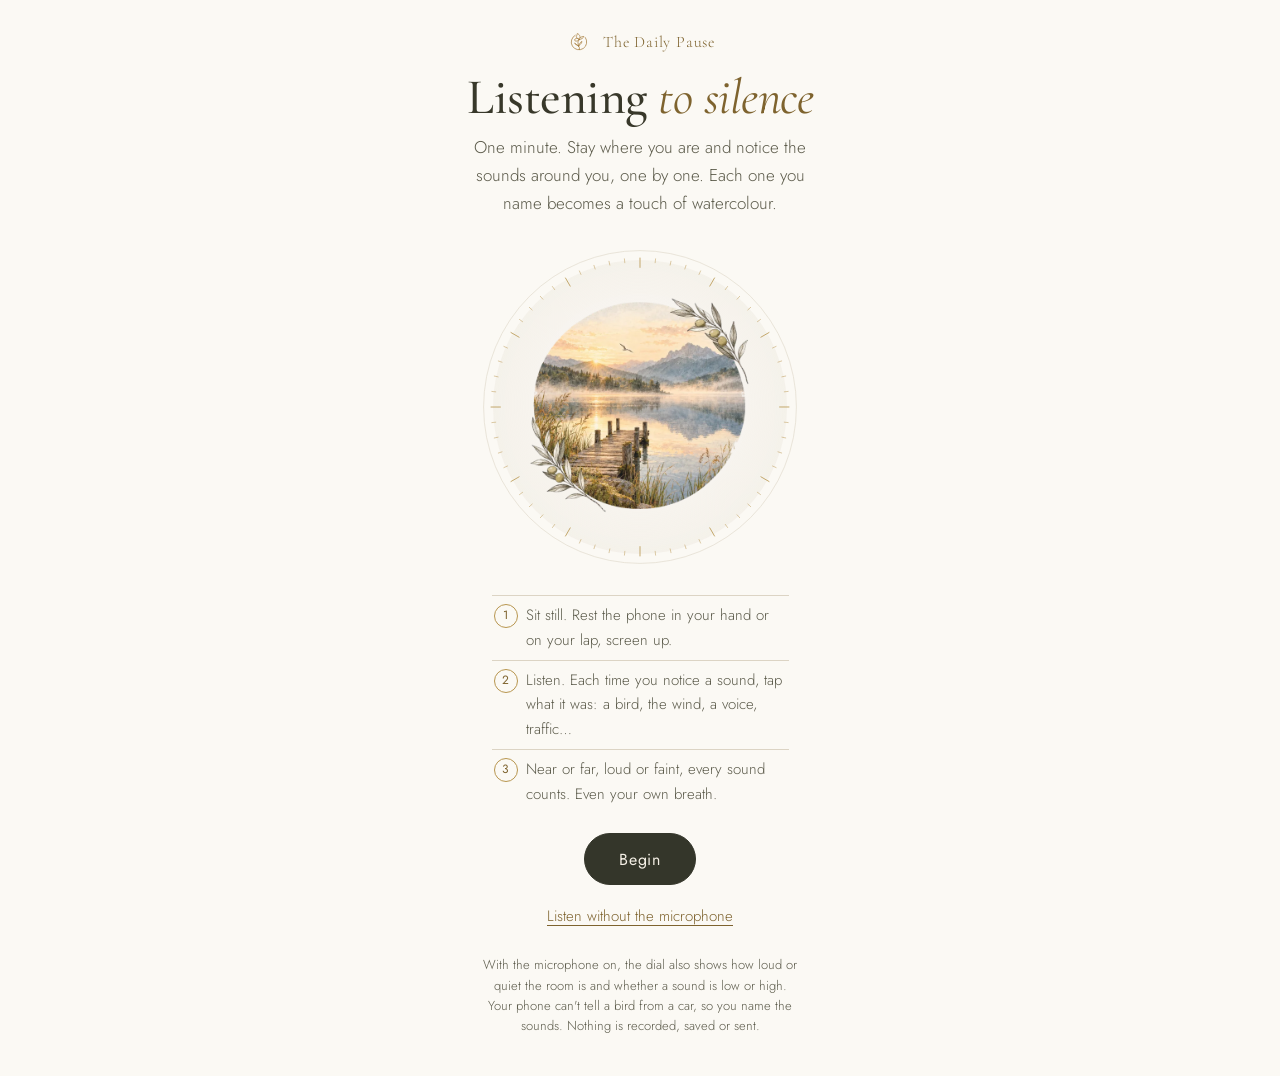
<file: cisza/index.html>
<!doctype html><html lang="en"><head><meta charset="utf-8"><meta name="viewport" content="width=device-width,initial-scale=1,viewport-fit=cover"><title>Listening to silence</title>
<meta name="claude:viewport-fit-sides" content="cover">
<meta name="description" content="One minute of listening. Notice the sounds around you, one by one, and keep a watercolour map of them. Everything stays on your device.">
<link rel="preconnect" href="https://fonts.googleapis.com"><link rel="preconnect" href="https://fonts.gstatic.com" crossorigin>
<link rel="stylesheet" href="https://fonts.googleapis.com/css2?family=Cormorant+Garamond:ital,wght@0,400;0,500;1,400&family=Jost:wght@300;400&display=swap">
<style>
/* VOICE hushed ritual: the page waits for you, it never hurries you
   IDEA one minute of noticing sounds; the gold dial is a 60-second clock and becomes a watercolour map of what you heard
   COLOUR ivory ground, olive ink, compass gold; soft watercolour washes per sound
   TYPE Cormorant Garamond titles and cues, Jost Light text
   LAYOUT one column centred on the dial, phone first */
:root{color-scheme:light;--ivory:#FBF9F4;--linen:#EFEAE1;--sage:#D9DBC9;--sage-2:#C6CAB0;--ink:#38382A;--soft:#5C5B4B;--rule:#DCD4C4;--gold:#B8964F;--gold-ink:#7E632E;--olive:#34362A;--on-olive:#F4EFE5;--disp:"Cormorant Garamond","EB Garamond",Garamond,"Times New Roman",serif;--body:"Jost","Futura","Avenir Next",system-ui,sans-serif}
*{box-sizing:border-box;min-width:0}
html,body{margin:0}
body{background:var(--ivory);color:var(--ink);font-family:var(--body);font-weight:300;font-size:17px;line-height:1.65;-webkit-font-smoothing:antialiased;overflow-x:clip;-webkit-tap-highlight-color:transparent}
.app{max-width:560px;margin:0 auto;padding:max(28px,env(safe-area-inset-top,0px)) max(5vw,16px,env(safe-area-inset-right,0px)) max(40px,env(safe-area-inset-bottom,0px)) max(5vw,16px,env(safe-area-inset-left,0px));text-align:center}
.top{display:flex;align-items:center;justify-content:center;gap:10px;color:var(--gold-ink);font-family:var(--disp);font-size:16px;letter-spacing:.05em}
.top svg{width:28px;height:28px}
h1{font-family:var(--disp);font-weight:500;font-size:clamp(36px,9vw,50px);line-height:1.02;letter-spacing:-.01em;margin:16px 0 10px}
h1 i{font-weight:400;color:var(--gold-ink)}
.lede{color:var(--soft);margin:0 auto;max-width:34ch}
.dial{position:relative;width:min(80vw,340px);aspect-ratio:1;margin:20px auto 4px}
.dial canvas{position:absolute;inset:0;width:100%;height:100%}
.dial img{position:absolute;inset:16%;width:68%;height:68%;object-fit:contain;opacity:.9;transition:opacity .8s}
.clock{font-family:var(--disp);font-style:italic;font-size:18px;color:var(--gold-ink);margin-top:2px}
.clock b{font-style:normal;font-weight:500;font-size:22px;color:var(--ink)}
.live{display:flex;justify-content:center;gap:18px;font-size:11px;letter-spacing:.14em;text-transform:uppercase;color:var(--soft);min-height:18px;margin-top:4px}
.live span{display:inline-flex;align-items:center;gap:6px}
.live i{display:inline-block;width:7px;height:7px;border-radius:50%;border:1px solid var(--gold)}
.live i.on{background:var(--gold)}
.cue{font-family:var(--disp);font-style:italic;font-size:clamp(24px,6.3vw,29px);line-height:1.2;color:var(--gold-ink);min-height:2.5em;margin:14px auto 0;max-width:21ch;display:flex;align-items:center;justify-content:center;transition:opacity .5s}
.cue.fade{opacity:0}
.sub{min-height:1.7em;color:var(--soft);font-size:15px;margin:0 auto;max-width:34ch}
.sounds{display:grid;grid-template-columns:repeat(4,1fr);gap:10px 6px;max-width:360px;margin:16px auto 0}
.sounds button{position:relative;display:flex;flex-direction:column;align-items:center;gap:5px;background:none;border:0;padding:0;font:300 12px/1.2 var(--body);letter-spacing:.06em;color:var(--soft);cursor:pointer;touch-action:manipulation}
.sounds .ic{width:60px;height:60px;border-radius:50%;border:1px solid var(--rule);background:#fff;display:flex;align-items:center;justify-content:center;transition:transform .15s,border-color .3s,box-shadow .3s}
.sounds svg{width:30px;height:30px;fill:none;stroke:var(--gold-ink);stroke-width:1.2;stroke-linecap:round;stroke-linejoin:round}
.sounds button:active .ic{transform:scale(.93)}
.sounds button.hit .ic{border-color:var(--gold);box-shadow:0 0 0 5px rgba(184,150,79,.18)}
.sounds .n{position:absolute;top:-3px;right:calc(50% - 36px);min-width:19px;height:19px;border-radius:10px;background:var(--olive);color:var(--on-olive);font:400 11px/19px var(--body);padding:0 5px}
.sounds .n:empty{display:none}
.sounds.off{opacity:.35;pointer-events:none}
.btn{display:inline-flex;align-items:center;justify-content:center;min-height:52px;padding:14px 34px;border-radius:999px;border:1px solid var(--olive);background:var(--olive);color:var(--on-olive);font:400 16px/1.2 var(--body);letter-spacing:.06em;cursor:pointer;text-decoration:none}
.btn:hover{background:#25271d}
.btn.ghost{background:transparent;color:var(--ink);border-color:var(--sage-2)}
.btn.ghost:hover{background:var(--sage)}
.btn:focus-visible,.sounds button:focus-visible,.link:focus-visible{outline:1px solid var(--gold-ink);outline-offset:4px}
.row{display:flex;flex-wrap:wrap;gap:10px;justify-content:center;margin-top:20px}
.link{background:none;border:0;font:300 15px var(--body);color:var(--gold-ink);text-decoration:underline;text-underline-offset:4px;cursor:pointer;margin-top:12px;padding:8px}
.howto{list-style:none;counter-reset:h;padding:0;margin:18px auto 0;max-width:33ch;text-align:left;font-size:15px;color:var(--soft)}
.howto li{counter-increment:h;padding:7px 0 7px 34px;position:relative;border-top:1px solid var(--rule)}
.howto li::before{content:counter(h);position:absolute;left:2px;top:8px;width:22px;height:22px;border:1px solid var(--gold);border-radius:50%;font:400 12px/21px var(--body);text-align:center;color:var(--gold-ink)}
.fine{font-size:13px;color:var(--soft);margin:20px auto 0;max-width:40ch;line-height:1.55}
.done h2{font-family:var(--disp);font-weight:500;font-size:clamp(30px,7.5vw,38px);line-height:1.1;margin:4px 0 6px}
.done p{color:var(--soft);margin:0 auto;max-width:34ch}
.legend{font-size:13px;color:var(--soft);max-width:36ch;margin:8px auto 0}
.tally{font-family:var(--disp);font-style:italic;font-size:20px;color:var(--gold-ink);margin:10px auto 0;max-width:30ch;line-height:1.35}
.why{font-size:15px;color:var(--soft);max-width:36ch;margin:18px auto 0;padding-top:14px;border-top:1px solid var(--rule);text-align:left}
.why b{font-weight:400;color:var(--ink)}
.dbg{font:12px/1.4 ui-monospace,monospace;color:var(--soft);margin-top:10px;white-space:pre}
body.listening h1,body.listening .lede{display:none}
body.listening .dial{width:min(66vw,300px);margin-top:14px}
body.listening .cue{margin-top:8px;min-height:2.4em}
[hidden]{display:none!important}
@media (prefers-reduced-motion:reduce){.cue{transition:none}}
</style>

</head><body><main class="app">
  <div class="top"><svg viewBox="0 0 1080 1080" aria-hidden="true"><g transform="translate(540 540) scale(.92) translate(-362.93 -376.05)" fill="none" stroke="#A47A38" stroke-width="30" stroke-linecap="round" stroke-linejoin="round"><path d="M205,92 A325,325 0 1 0 628,188"/><path d="M378,690 L378,612 C378,588 348,572 345,545 C340,500 322,445 320,400 C318,355 338,322 372,268"/><path d="M345,543 C290,505 222,455 176,420 C185,450 250,500 345,543"/><path d="M347,545 C365,470 420,385 483,350 C495,380 460,450 347,545"/><path d="M372,268 C345,225 255,205 200,250 C165,280 172,330 230,338 C290,345 335,315 372,268"/><path d="M372,265 C330,240 275,215 258,185 C238,150 260,115 272,95 C285,72 284,45 290,22 C350,40 398,92 406,152 C412,200 395,238 372,265"/><path d="M403,205 C450,165 505,138 565,145 C540,205 480,262 375,272"/></g></svg>The Daily Pause</div>

  <h1>Listening <i>to silence</i></h1>
  <p class="lede" id="lede">One minute. Stay where you are and notice the sounds around you, one by one. Each one you name becomes a touch of watercolour.</p>

  <div class="dial" id="dial">
    <canvas id="map" aria-hidden="true"></canvas>
    <img id="wc" alt="">
  </div>
  <div class="clock" id="clock" hidden><b id="secs">60</b> seconds left</div>

  <!-- start -->
  <section id="vStart">
    <ol class="howto">
      <li>Sit still. Rest the phone in your hand or on your lap, screen up.</li>
      <li>Listen. Each time you notice a sound, tap what it was: a bird, the wind, a voice, traffic…</li>
      <li>Near or far, loud or faint, every sound counts. Even your own breath.</li>
    </ol>
    <div class="row"><button class="btn" id="go">Begin</button></div>
    <button class="link" id="goQuiet">Listen without the microphone</button>
    <p class="fine">With the microphone on, the dial also shows how loud or quiet the room is and whether a sound is low or high. Your phone can't tell a bird from a car, so you name the sounds. Nothing is recorded, saved or sent.</p>
  </section>

  <!-- listening -->
  <section id="vListen" hidden>
    <div class="live" id="live" aria-hidden="true"><span><i id="lvLoud"></i><em id="lvLoudT" style="font-style:normal">quiet</em></span><span><i id="lvPitch"></i><em id="lvPitchT" style="font-style:normal">low</em></span></div>
    <p class="cue" id="cue" aria-live="polite"></p>
    <p class="sub" id="sub"></p>
    <div class="sounds" id="sounds" role="group" aria-label="Tap the sound you heard"></div>
    <div class="row"><button class="btn ghost" id="stop">End</button></div>
    <div class="dbg" id="dbg" hidden></div>
  </section>

  <!-- finished -->
  <section id="vDone" class="done" hidden>
    <h2 id="doneT">Your minute of listening</h2>
    <p class="tally" id="tally"></p>
    <p class="legend" id="legend"></p>
    <div class="row"><button class="btn" id="save">Save my sound map</button><button class="btn ghost" id="again">Listen again</button></div>
    <p class="why"><b>Why it works.</b> Quiet itself can calm the body. In a small study, a two-minute silence between pieces of music lowered heart rate, blood pressure and breathing rate below the listeners' resting level (Bernardi, Porta &amp; Sleight, <i>Heart</i>, 2006). And a review of studies on natural sounds found that sounds like birdsong and water lower stress and lift mood (Buxton et al., <i>PNAS</i>, 2021).</p>
  </section>

  <!-- no mic -->
  <section id="vNoMic" hidden>
    <p class="cue" id="noMicT" style="font-size:22px"></p>
    <p class="sub" id="noMicS"></p>
    <div class="row"><button class="btn" id="toQuiet">Listen without the microphone</button><button class="btn ghost" id="retry">Try again</button></div>
  </section>
</main>

<script>
{
const $=id=>document.getElementById(id);
const WC={"stillness": "[data-uri]"}, LOGO=["M205,92 A325,325 0 1 0 628,188", "M378,690 L378,612 C378,588 348,572 345,545 C340,500 322,445 320,400 C318,355 338,322 372,268", "M345,543 C290,505 222,455 176,420 C185,450 250,500 345,543", "M347,545 C365,470 420,385 483,350 C495,380 460,450 347,545", "M372,268 C345,225 255,205 200,250 C165,280 172,330 230,338 C290,345 335,315 372,268", "M372,265 C330,240 275,215 258,185 C238,150 260,115 272,95 C285,72 284,45 290,22 C350,40 398,92 406,152 C412,200 395,238 372,265", "M403,205 C450,165 505,138 565,145 C540,205 480,262 375,272"];
const DEBUG=/[?&]debug=1/.test(location.search);
const DUR=/[?&]quick=1/.test(location.search)?20:60;
/* sounds the person can name: label, watercolour wash, line icon, default distance (no mic) */
const S=[
 {k:"bird",   n:"Bird",   c:[201,158,72],  r:.62, i:'<path d="M3 14c2.5.3 4.6-.4 6.3-2.2C11 10 12.6 8.6 15 8.6c1.6 0 2.7.8 3.3 1.9L21 11l-2.4 1.1c-.1 3.6-2.9 6.4-7 6.4-2.7 0-4.9-1-6.4-2.6"/><path d="M9.6 12.4c1.6 1.6 3.9 2.1 6.1 1.4"/><circle cx="16.2" cy="10.4" r=".35"/>'},
 {k:"wind",   n:"Wind",   c:[150,165,135], r:.55, i:'<path d="M3 9h11.5a2.5 2.5 0 1 0-2.5-2.5"/><path d="M3 13h15.5a2.5 2.5 0 1 1-2.5 2.5"/><path d="M3 17h6"/>'},
 {k:"voice",  n:"Voice",  c:[196,140,118], r:.42, i:'<path d="M4.5 6.5h15v9h-8l-4 3v-3h-3z"/><path d="M8 10h8M8 12.6h5"/>'},
 {k:"traffic",n:"Traffic",c:[128,118,104], r:.72, i:'<path d="M3.5 15.5v-3l2-4.5h13l2 4.5v3z"/><path d="M3.5 12.5h17"/><circle cx="7.5" cy="16.5" r="1.6"/><circle cx="16.5" cy="16.5" r="1.6"/>'},
 {k:"water",  n:"Water",  c:[120,150,160], r:.5,  i:'<path d="M12 3.5c3 4 5 6.6 5 9a5 5 0 0 1-10 0c0-2.4 2-5 5-9z"/><path d="M3 20c2-1 3.5-1 5 0s3 1 4 0 3-1 4 0 3 1 5 0"/>'},
 {k:"breath", n:"Breath", c:[142,150,110], r:.24, i:'<path d="M12 4v7"/><path d="M11.5 9.5C9.5 8 6.5 9 5.5 12.5c-.8 3 0 6 2.5 6.3 2 .2 3.5-1.5 3.5-4.3"/><path d="M12.5 9.5c2-1.5 5-.5 6 3 .8 3 0 6-2.5 6.3-2 .2-3.5-1.5-3.5-4.3"/>'},
 {k:"hum",    n:"A hum",  c:[170,150,120], r:.36, i:'<path d="M3 12c1.5-3 3-3 4.5 0s3 3 4.5 0 3-3 4.5 0 3 3 4.5 0"/>'},
 {k:"other",  n:"Other",  c:[184,150,79],  r:.5,  i:'<path d="M12 4v16M4 12h16M6.5 6.5l11 11M17.5 6.5l-11 11"/>'}
];
const BY=Object.fromEntries(S.map(s=>[s.k,s]));
/* gentle prompts over the minute: [from second, cue, sub] */
const PROMPTS=[
 [0, "Start with the loudest sound you can hear.","Tap it below when you notice it."],
 [12,"Now find one that is further away.","Outside the room, down the street, up in the sky."],
 [26,"Listen for the sound under the sounds.","A hum, a fridge, the air, your own breath."],
 [40,"Find the quietest thing you can hear.","Let your ears reach as far as they can."],
 [52,"And now, the silence between them.","Just listen. Nothing to do."]
];
let mode=null, marks=[], t0=0, raf=0, elapsed=0, ended=false, lastTap=-9, lastEvt=-9;
let ac=null, stream=null, an=null, tbuf=null, fbuf=null, wake=null;
let trace=[];          // [{t, lv 0..1, hi 0..1}]
let floorDb=-70, sm=-90, hist=[], lastT=0, sinceQuiet=0;

/* ---------- canvas map ---------- */
const cv=$("map"), cx=cv.getContext("2d");
function fit(){const r=cv.getBoundingClientRect(),d=Math.min(2,devicePixelRatio||1);cv.width=Math.round(r.width*d);cv.height=Math.round(r.height*d);drawMap(cx,cv.width,{live:mode&&!ended})}
function rng(seed){let s=seed>>>0||1;return()=>(s=(s*1664525+1013904223)>>>0)/4294967296}
function blot(g,x,y,rad,col,seed,alpha){
  const R=rng(seed);
  g.save();g.globalCompositeOperation="multiply";
  for(let L=0;L<5;L++){
    const pts=18,ph=R()*6.28,rr=rad*(.62+.1*L+R()*.08),ox=(R()-.5)*rad*.3,oy=(R()-.5)*rad*.3;
    g.beginPath();
    for(let i=0;i<=pts;i++){const a=i/pts*6.283+ph,w=rr*(.82+.3*R());const px=x+ox+Math.cos(a)*w,py=y+oy+Math.sin(a)*w;i?g.lineTo(px,py):g.moveTo(px,py)}
    g.closePath();
    const gr=g.createRadialGradient(x+ox,y+oy,rr*.1,x+ox,y+oy,rr);
    gr.addColorStop(0,`rgba(${col},${alpha*.55})`);gr.addColorStop(.75,`rgba(${col},${alpha*.8})`);gr.addColorStop(1,`rgba(${col},${alpha*1.15})`);
    g.fillStyle=gr;g.fill();
  }
  // pigment speckles
  for(let i=0;i<10;i++){const a=R()*6.28,d=R()*rad*.9;g.fillStyle=`rgba(${col},${alpha*1.4})`;g.beginPath();g.arc(x+Math.cos(a)*d,y+Math.sin(a)*d,rad*(.02+R()*.04),0,6.28);g.fill()}
  g.restore();
}
const iconCache={};
function iconImg(k){if(iconCache[k])return iconCache[k];const im=new Image();im.src="data:image/svg+xml;charset=utf-8,"+encodeURIComponent(`<svg xmlns="http://www.w3.org/2000/svg" viewBox="0 0 24 24" width="96" height="96" fill="none" stroke="#7E632E" stroke-width="1.15" stroke-linecap="round" stroke-linejoin="round">${BY[k].i}</svg>`);im.onload=()=>{if(ended)renderDone();else fit()};return iconCache[k]=im}
S.forEach(s=>iconImg(s.k));
function markPos(m,size){
  const c=size/2,R=size*.39;
  const a=m.t/DUR*Math.PI*2-Math.PI/2;
  // with the microphone: louder (for this minute) sits closer to you; without it each kind has its own distance
  let rf;
  if(m.lv==null)rf=BY[m.k].r+m.j*.1;
  else{const L=marks.filter(x=>x.lv!=null).map(x=>x.lv),lo=Math.min(...L),hi=Math.max(...L),n=hi-lo>.05?(m.lv-lo)/(hi-lo):.5;rf=.8-.48*n+m.j*.08}
  return [c+Math.cos(a)*R*rf,c+Math.sin(a)*R*rf];
}
function drawMap(g,size,o={}){
  const c=size/2,R=size*.46;
  g.clearRect(0,0,size,size);
  // paper wash
  const bg=g.createRadialGradient(c,c*.92,R*.1,c,c,R);bg.addColorStop(0,"rgba(255,255,255,.9)");bg.addColorStop(1,"rgba(239,234,225,.55)");
  g.fillStyle=bg;g.beginPath();g.arc(c,c,R*.94,0,6.283);g.fill();
  // outer rings
  g.strokeStyle="#DCD4C4";g.lineWidth=size/600;g.beginPath();g.arc(c,c,R,0,6.283);g.stroke();
  for(let i=0;i<60;i++){const a=i/60*6.283-Math.PI/2,l=(i%5?.03:.065)*R,r1=R*.955;g.strokeStyle="#B8964F";g.lineWidth=size/(i%5?700:420);g.beginPath();g.moveTo(c+Math.cos(a)*r1,c+Math.sin(a)*r1);g.lineTo(c+Math.cos(a)*(r1-l),c+Math.sin(a)*(r1-l));g.stroke()}
  // faint distance rings
  g.setLineDash([size/300,size/120]);g.strokeStyle="rgba(184,150,79,.35)";g.lineWidth=size/900;
  [.33,.6].forEach(f=>{g.beginPath();g.arc(c,c,R*.85*f,0,6.283);g.stroke()});g.setLineDash([]);
  // sound trace from the microphone: a fine gold line inside the tick ring
  if(trace.length>1){
    const base=R*.87;g.beginPath();
    trace.forEach((p,i)=>{const a=p.t/DUR*6.283-Math.PI/2,r=base-p.lv*R*.09;const x=c+Math.cos(a)*r,y=c+Math.sin(a)*r;i?g.lineTo(x,y):g.moveTo(x,y)});
    const gg=g.createLinearGradient(0,0,size,size);gg.addColorStop(0,"#C9A15A");gg.addColorStop(.5,"#A47A38");gg.addColorStop(1,"#C9A15A");
    g.strokeStyle=gg;g.lineWidth=size/380;g.lineJoin="round";g.stroke();
  }
  // progress hand
  if(o.live){const a=Math.min(1,elapsed/DUR)*6.283-Math.PI/2;g.strokeStyle="rgba(164,122,56,.9)";g.lineWidth=size/260;g.lineCap="round";g.beginPath();g.arc(c,c,R*1.0,-Math.PI/2,a);g.stroke();
    g.fillStyle="#A47A38";g.beginPath();g.arc(c+Math.cos(a)*R,c+Math.sin(a)*R,size/110,0,6.283);g.fill()}
  // washes, then icons on top
  marks.forEach((m,i)=>{const[x,y]=markPos(m,size);const age=o.live?Math.min(1,(performance.now()-m.at)/900):1;
    blot(g,x,y,size*.068*(.4+.6*age),BY[m.k].c.join(","),m.seed,.11*age)});
  marks.forEach(m=>{const[x,y]=markPos(m,size),im=iconCache[m.k],s=size*.075;if(im&&im.complete&&im.naturalWidth){g.fillStyle="rgba(251,249,244,.78)";g.beginPath();g.arc(x,y,s*.52,0,6.283);g.fill();g.drawImage(im,x-s/2,y-s/2,s,s)}});
  // you, at the centre
  g.fillStyle="#A47A38";g.beginPath();g.arc(c,c,size/120,0,6.283);g.fill();
  g.strokeStyle="rgba(164,122,56,.6)";g.lineWidth=size/700;g.beginPath();g.arc(c,c,size/48,0,6.283);g.stroke();
  if(o.labels){g.fillStyle="#7E632E";g.font=`italic ${size*.032}px "Cormorant Garamond",serif`;g.textAlign="center";g.fillText("you",c,c+size*.055)}
}

/* ---------- sound buttons ---------- */
S.forEach(s=>{const b=document.createElement("button");b.dataset.k=s.k;b.setAttribute("aria-label",s.n);
  b.innerHTML=`<span class="ic"><svg viewBox="0 0 24 24" aria-hidden="true">${s.i}</svg></span><span>${s.n}</span><span class="n"></span>`;
  b.addEventListener("click",()=>tap(s.k,b));$("sounds").appendChild(b)});
function tap(k,b){
  if(!mode||ended)return;
  const t=Math.min(DUR-.01,elapsed);
  const lv=mode==="mic"&&trace.length?Math.max(...trace.filter(p=>p.t>t-2).map(p=>p.lv),0):null;
  marks.push({k,t,lv,j:Math.random()-.5,seed:(Math.random()*1e9)|0,at:performance.now()});
  lastTap=t;
  const n=marks.filter(m=>m.k===k).length;b.querySelector(".n").textContent=n>1?n:"";
  b.classList.add("hit");setTimeout(()=>b.classList.remove("hit"),500);
  try{navigator.vibrate&&navigator.vibrate(8)}catch(e){}
  setSub(`${BY[k].n} noticed. Keep listening…`,2600);
}

/* ---------- prompts ---------- */
let pIdx=-1, subUntil=0, cueT="";
function cue(t){if(t===cueT)return;cueT=t;const c=$("cue");c.classList.add("fade");setTimeout(()=>{c.textContent=t;c.classList.remove("fade")},350)}
function setSub(t,ms){$("sub").textContent=t;subUntil=ms?performance.now()+ms:0}
function prompts(){
  let i=0;while(i+1<PROMPTS.length&&elapsed>=PROMPTS[i+1][0])i++;
  if(i!==pIdx){pIdx=i;cue(PROMPTS[i][1]);if(performance.now()>subUntil)setSub(PROMPTS[i][2])}
  else if(performance.now()>subUntil&&subUntil){subUntil=0;setSub(PROMPTS[i][2])}
  // gentle nudge if nothing tapped for a while
  if(!marks.length&&elapsed>9&&elapsed<12&&performance.now()>subUntil)setSub("Any sound at all. There is always something.",3000);
}

/* ---------- soft chime (made on the device) ---------- */
function chime(f=528){try{const a=ac||(window.__ch=window.__ch||new (window.AudioContext||window.webkitAudioContext)());a.resume&&a.resume();const o=a.createOscillator(),g=a.createGain();o.type="sine";o.frequency.value=f;g.gain.setValueAtTime(0,a.currentTime);g.gain.linearRampToValueAtTime(.12,a.currentTime+.02);g.gain.exponentialRampToValueAtTime(.0001,a.currentTime+2.4);o.connect(g);g.connect(a.destination);o.start();o.stop(a.currentTime+2.5)}catch(e){}}

/* ---------- run ---------- */
function show(v){["vStart","vListen","vDone","vNoMic"].forEach(x=>$(x).hidden=x!==v)}
function begin(m){
  mode=m;marks=[];trace=[];elapsed=0;ended=false;pIdx=-1;cueT="";lastTap=-9;lastEvt=-9;hist=[];sm=-90;floorDb=-70;
  document.querySelectorAll(".sounds .n").forEach(e=>e.textContent="");
  $("wc").style.opacity=0;$("clock").hidden=false;$("live").hidden=m!=="mic";document.body.classList.add("listening");setTimeout(fit,50);
  $("dbg").hidden=!(DEBUG&&m==="mic");
  show("vListen");scrollTo({top:0,behavior:"smooth"});
  try{navigator.wakeLock&&navigator.wakeLock.request("screen").then(w=>wake=w).catch(()=>{})}catch(e){}
  chime(528);
  t0=performance.now();lastT=t0;raf=requestAnimationFrame(loop);
}
async function startMic(){
  if(!navigator.mediaDevices||!navigator.mediaDevices.getUserMedia){noMic(null);return}
  const AC=window.AudioContext||window.webkitAudioContext;   // created inside the tap for iOS
  try{ac=new AC()}catch(e){noMic(e);return}
  const resumed=ac.resume&&ac.resume().catch(()=>{});
  try{stream=await navigator.mediaDevices.getUserMedia({audio:{echoCancellation:false,noiseSuppression:false,autoGainControl:false,channelCount:1},video:false})}
  catch(e){stopAll();noMic(e);return}
  await resumed;try{if(ac.state!=="running")await ac.resume()}catch(e){}
  const src=ac.createMediaStreamSource(stream);
  const hp=ac.createBiquadFilter();hp.type="highpass";hp.frequency.value=50;
  an=ac.createAnalyser();an.fftSize=2048;an.smoothingTimeConstant=.5;
  src.connect(hp);hp.connect(an);
  tbuf=new Float32Array(an.fftSize);fbuf=new Float32Array(an.frequencyBinCount);
  begin("mic");
}
function readMic(){
  an.getFloatTimeDomainData(tbuf);let s=0;for(let i=0;i<tbuf.length;i++)s+=tbuf[i]*tbuf[i];
  const db=10*Math.log10(s/tbuf.length+1e-12);
  an.getFloatFrequencyData(fbuf);
  const hz=ac.sampleRate/an.fftSize;let num=0,den=0;
  for(let i=Math.ceil(80/hz);i<Math.min(fbuf.length,8000/hz);i++){const p=Math.pow(10,fbuf[i]/10);num+=p*i*hz;den+=p}
  return [db,den>0?num/den:0];
}
let cen=1000;
function loop(t){
  raf=requestAnimationFrame(loop);
  const dt=Math.min(.1,(t-lastT)/1000);lastT=t;
  elapsed=(t-t0)/1000;
  if(mode==="mic"&&an){
    const[db,c]=readMic();
    sm+=(db>sm?.3:.08)*(db-sm);
    if(db>-100&&c>0)cen+=.08*(c-cen);
    hist.push(sm);if(hist.length>600)hist.shift();
    // the room's own quiet = a low percentile of the last ~10 s
    const srt=[...hist].sort((a,b)=>a-b);floorDb=srt[Math.floor(srt.length*.15)]??sm;
    const rel=sm-floorDb, lv=Math.max(0,Math.min(1,rel/30));
    if(!trace.length||elapsed-trace[trace.length-1].t>.1)trace.push({t:Math.min(elapsed,DUR),lv,hi:cen});
    const loud=rel>8, high=cen>1800;
    $("lvLoud").className=loud?"on":"";$("lvLoudT").textContent=rel>16?"louder":loud?"a sound":"quiet";
    $("lvPitch").className=high?"on":"";$("lvPitchT").textContent=cen<500?"low":high?"high":"middle";
    // a new sound rose out of the quiet
    if(rel>10&&elapsed-lastEvt>5&&elapsed-lastTap>2.5&&elapsed>2){lastEvt=elapsed;setSub(high?"Something higher, just now. What was it?":"Something changed, just now. What was it?",3200)}
    if(rel<3)sinceQuiet+=dt;else sinceQuiet=0;
    if(sinceQuiet>6&&elapsed-lastEvt>8&&performance.now()>subUntil&&pIdx>=2){lastEvt=elapsed;setSub("It's very quiet now. Listen to the quiet itself.",3500)}
    if(DEBUG)$("dbg").textContent=`level ${db.toFixed(1)} smooth ${sm.toFixed(1)} floor ${floorDb.toFixed(1)} rel ${rel.toFixed(1)}\ncentroid ${cen.toFixed(0)} Hz  marks ${marks.length}`;
  }
  prompts();
  $("secs").textContent=Math.max(0,Math.ceil(DUR-elapsed));
  drawMap(cx,cv.width,{live:true});
  if(elapsed>=DUR)finish();
}
function stopAll(){
  cancelAnimationFrame(raf);raf=0;
  if(stream){stream.getTracks().forEach(x=>x.stop());stream=null}   // the microphone turns off right away
  if(ac){try{ac.close()}catch(e){}ac=null}
  an=null;
  if(wake){try{wake.release()}catch(e){}wake=null}
}
function finish(){
  ended=true;stopAll();chime(396);
  $("clock").hidden=true;
  document.body.classList.remove("listening");renderDone();show("vDone");scrollTo({top:0,behavior:"smooth"});
}
function tallyText(){
  if(!marks.length)return "You listened for a whole minute. Sometimes the quiet is the sound.";
  const c={};marks.forEach(m=>c[m.k]=(c[m.k]||0)+1);
  const PL={bird:["a bird","birds"],wind:["the wind","the wind"],voice:["a voice","voices"],traffic:["traffic","traffic"],water:["water","water"],breath:["your own breath","your own breath"],hum:["a hum","a hum"],other:["something else","something else"]};
  const parts=S.filter(s=>c[s.k]).map(s=>PL[s.k][c[s.k]>1?1:0]);
  const all=parts.length>1?parts.slice(0,-1).join(", ")+" and "+parts.at(-1):parts[0];
  return `You noticed ${marks.length} sound${marks.length>1?"s":""}: ${all}.`;
}
function renderDone(){
  fit();drawMap(cx,cv.width,{labels:true});
  $("tally").textContent=tallyText();
  $("legend").textContent=mode==="mic"
    ?"Around the dial: the second you heard each sound. Closer to the centre: louder. The gold line is how loud the room was."
    :"Around the dial: the second you heard each sound, from the top, like a clock.";
}
function noMic(e){
  const n=e&&e.name;
  const ios=/iP(hone|ad|od)/.test(navigator.userAgent)||(navigator.platform==="MacIntel"&&navigator.maxTouchPoints>1);
  if(n==="NotAllowedError"||n==="SecurityError"){
    $("noMicT").textContent="The microphone isn't allowed here.";
    $("noMicS").textContent=ios?"On iPhone, tap aA in the address bar, then Website Settings, then Microphone: Allow. Or simply listen without it, it works just as well.":"Allow the microphone for this page in your browser settings, or simply listen without it. It works just as well.";
  }else{
    $("noMicT").textContent="No microphone is available here.";
    $("noMicS").textContent="You can listen without it. You name the sounds, the map is drawn the same way.";
  }
  show("vNoMic");
}

/* ---------- share card 1080 x 1350 ---------- */
async function card(){
  try{await document.fonts.ready}catch(e){}
  const W=1080,H=1350,c=document.createElement("canvas");c.width=W;c.height=H;const g=c.getContext("2d");
  g.fillStyle="#FBF9F4";g.fillRect(0,0,W,H);
  g.strokeStyle="#B8964F";g.lineWidth=1.5;g.strokeRect(36,36,W-72,H-72);
  // logo
  g.save();g.translate(W/2-150,110);g.scale(56/1080,56/1080);g.translate(540,540);g.scale(.92,.92);g.translate(-362.93,-376.05);
  g.strokeStyle="#A47A38";g.lineWidth=30;g.lineCap="round";g.lineJoin="round";LOGO.forEach(d=>g.stroke(new Path2D(d)));g.restore();
  g.fillStyle="#7E632E";g.font='400 30px "Cormorant Garamond",serif';g.textAlign="left";g.fillText("The Daily Pause",W/2-80,148);
  g.textAlign="center";g.fillStyle="#38382A";g.font='500 76px "Cormorant Garamond",serif';g.fillText("My minute of listening",W/2,262);
  const m=document.createElement("canvas");m.width=m.height=820;drawMap(m.getContext("2d"),820,{labels:true});g.drawImage(m,(W-820)/2,300);
  g.fillStyle="#7E632E";g.font='italic 400 36px "Cormorant Garamond",serif';
  wrap(g,tallyText(),W/2,1168,860,44);
  g.fillStyle="#5C5B4B";g.font='300 24px Jost,sans-serif';g.fillText("LISTENING TO SILENCE  ·  PAUSE-TO-PLAY.COM",W/2,1268);
  return new Promise(r=>c.toBlob(r,"image/png"));
}
function wrap(g,t,x,y,max,lh){const w=t.split(" ");let line="",ls=[];w.forEach(x2=>{const s=line?line+" "+x2:x2;if(g.measureText(s).width>max){ls.push(line);line=x2}else line=s});ls.push(line);ls.forEach((l,i)=>g.fillText(l,x,y+(i-(ls.length-1)/2)*lh))}
$("save").onclick=async()=>{
  const b=await card();if(!b)return;
  const f=new File([b],"my-sound-map.png",{type:"image/png"});
  try{if(navigator.canShare&&navigator.canShare({files:[f]})){await navigator.share({files:[f],title:"My minute of listening"});return}}catch(e){if(e&&e.name==="AbortError")return}
  const a=document.createElement("a");a.href=URL.createObjectURL(b);a.download="my-sound-map.png";document.body.appendChild(a);a.click();setTimeout(()=>{URL.revokeObjectURL(a.href);a.remove()},1500);
};

/* ---------- buttons ---------- */
function reset(){stopAll();document.body.classList.remove("listening");mode=null;ended=false;marks=[];trace=[];elapsed=0;$("wc").style.opacity=.9;$("clock").hidden=true;fit();show("vStart")}
$("go").onclick=startMic;
$("retry").onclick=startMic;
$("goQuiet").onclick=()=>begin("quiet");
$("toQuiet").onclick=()=>begin("quiet");
$("stop").onclick=()=>{if(elapsed>15&&marks.length)finish();else reset()};
$("again").onclick=()=>{reset();scrollTo({top:0,behavior:"smooth"})};
document.addEventListener("visibilitychange",()=>{if(document.hidden&&mode&&!ended){if(marks.length)finish();else reset()}});
$("wc").src=WC.stillness;
addEventListener("resize",()=>{if(!raf)ended?renderDone():fit()});
fit();
if(DEBUG)window.__t={card,marks,S,get trace(){return trace},set trace(v){trace=v},finish,begin,drawMap};
}
</script>
</body></html>
</file>
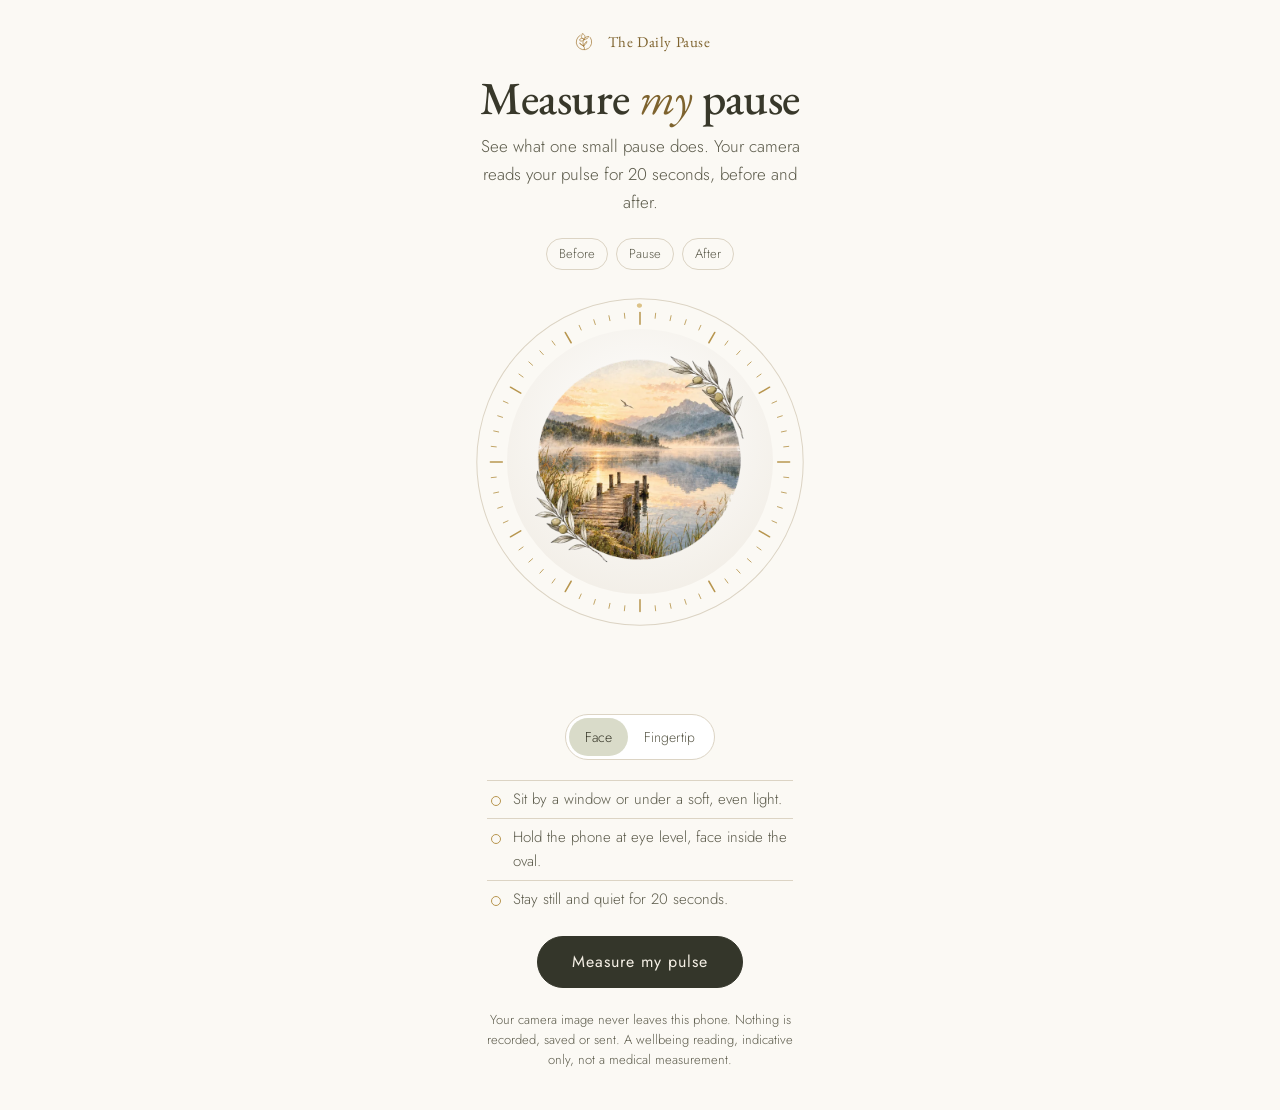
<file: pomiar-tetna/index.html>
<!doctype html><html lang="en"><head><meta charset="utf-8"><meta name="viewport" content="width=device-width,initial-scale=1,viewport-fit=cover"><title>Measure my pause</title>
<meta name="claude:viewport-fit-sides" content="cover">
<meta name="description" content="Measure your heart rate with your phone camera before and after today's pause. Everything stays on your device.">
<link rel="preconnect" href="https://fonts.googleapis.com"><link rel="preconnect" href="https://fonts.gstatic.com" crossorigin>
<link rel="stylesheet" href="https://fonts.googleapis.com/css2?family=EB+Garamond:ital,wght@0,400;0,500;1,400&family=Jost:wght@300;400&display=swap">
<style>
/* VOICE occasion, hushed: a quiet ritual, like a fine watch measuring you
   IDEA a gold watch dial: the camera sits inside the dial, a gold hand fills it as it measures
   PICTURE the dial with your face (or fingertip) inside, a live gold pulse line under it
   COLOUR ivory ground, olive ink, compass gold; result card on deep olive
   TYPE EB Garamond for numbers and titles, Jost Light for text
   LAYOUT one column centred on the dial, phone first; wider screens keep the same column */
:root{color-scheme:light;--ivory:#FBF9F4;--linen:#EFEAE1;--sage:#D9DBC9;--sage-2:#C6CAB0;--ink:#38382A;--soft:#5C5B4B;--rule:#DCD4C4;--gold:#B8964F;--gold-ink:#7E632E;--olive:#34362A;--on-olive:#F4EFE5;--on-olive-soft:#C9C4B2;--gold-ol:#D2B57A;--disp:"EB Garamond",Garamond,"Times New Roman",serif;--body:"Jost","Futura","Avenir Next",system-ui,sans-serif}
*{box-sizing:border-box;min-width:0}
html,body{margin:0}
body{background:var(--ivory);color:var(--ink);font-family:var(--body);font-weight:300;font-size:17px;line-height:1.65;-webkit-font-smoothing:antialiased;overflow-x:clip}
.app{max-width:560px;margin:0 auto;padding:max(28px,env(safe-area-inset-top,0px)) max(5vw,18px,env(safe-area-inset-right,0px)) max(40px,env(safe-area-inset-bottom,0px)) max(5vw,18px,env(safe-area-inset-left,0px));text-align:center}
.top{display:flex;align-items:center;justify-content:center;gap:10px;color:var(--gold-ink);font-family:var(--disp);font-size:15px;letter-spacing:.04em}
.top svg{width:28px;height:28px}
h1{font-family:var(--disp);font-weight:500;font-size:clamp(34px,8vw,46px);line-height:1.05;letter-spacing:-.01em;margin:18px 0 10px}
h1 i{font-weight:400;color:var(--gold-ink)}
.lede{color:var(--soft);margin:0 auto;max-width:34ch}
.steps{display:flex;justify-content:center;gap:8px;margin:22px 0 4px;font-size:13px;color:var(--soft)}
.steps span{padding:4px 12px;border:1px solid var(--rule);border-radius:999px}
.steps span.on{border-color:var(--gold);color:var(--gold-ink);background:#fff}
.steps span.done{color:var(--gold-ink)}
.dial{position:relative;width:min(78vw,340px);aspect-ratio:1;margin:22px auto 8px}
.dial svg.ring{position:absolute;inset:0;width:100%;height:100%;overflow:visible}
.lens{position:absolute;inset:11%;border-radius:50%;overflow:hidden;background:radial-gradient(circle at 50% 40%,#fff,var(--linen))}
.lens video{width:100%;height:100%;object-fit:cover;display:block}
.lens video.mirror{transform:scaleX(-1)}
.lens img.wc{position:absolute;inset:8%;width:84%;height:84%;object-fit:contain;opacity:.95}
.lens .oval{position:absolute;left:24%;right:24%;top:12%;bottom:14%;border:1.5px dashed rgba(251,249,244,.85);border-radius:50%;pointer-events:none}
.lens .breath{position:absolute;inset:0;display:grid;place-items:center}
.lens .breath i{width:40%;aspect-ratio:1;border-radius:50%;background:radial-gradient(circle,rgba(210,181,122,.55),rgba(184,150,79,.12) 70%);transform:scale(.6);transition:transform 1s ease-in-out}
.readout{position:absolute;left:0;right:0;bottom:-6px;display:flex;justify-content:center}
.readout b{font-family:var(--disp);font-weight:500;font-size:20px;background:var(--ivory);border:1px solid var(--rule);border-radius:999px;padding:2px 16px;color:var(--gold-ink);font-variant-numeric:tabular-nums}
.wave{width:100%;height:64px;display:block;margin:14px 0 0}
.msg{min-height:3.3em;margin:8px auto 0;max-width:36ch;color:var(--soft)}
.msg.warn{color:#8a4b2a}
.big{font-family:var(--disp);font-size:clamp(40px,11vw,60px);line-height:1;color:var(--ink);font-variant-numeric:tabular-nums;margin:6px 0}
.big small{font-size:.38em;color:var(--soft);font-family:var(--body);letter-spacing:.02em}
.btn{display:inline-flex;align-items:center;justify-content:center;min-height:52px;padding:14px 34px;border-radius:999px;border:1px solid var(--olive);background:var(--olive);color:var(--on-olive);font:400 16px/1.2 var(--body);letter-spacing:.06em;cursor:pointer;text-decoration:none}
.btn:hover{background:#25271d}
.btn.ghost{background:transparent;color:var(--ink);border-color:var(--sage-2)}
.btn.ghost:hover{background:var(--sage)}
.btn:focus-visible{outline:1px solid var(--gold-ink);outline-offset:4px}
.row{display:flex;flex-wrap:wrap;gap:10px;justify-content:center;margin-top:18px}
.mode{display:inline-flex;border:1px solid var(--rule);border-radius:999px;padding:3px;margin-top:18px;background:#fff}
.mode button{border:0;background:none;font:300 14px var(--body);padding:8px 16px;border-radius:999px;color:var(--soft);cursor:pointer;min-height:38px}
.mode button[aria-pressed=true]{background:var(--sage);color:var(--ink)}
.tips{list-style:none;padding:0;margin:20px auto 0;max-width:34ch;text-align:left;font-size:15px;color:var(--soft)}
.tips li{padding:6px 0 6px 26px;position:relative;border-top:1px solid var(--rule)}
.tips li::before{content:"";position:absolute;left:4px;top:15px;width:8px;height:8px;border:1px solid var(--gold);border-radius:50%}
.fine{font-size:13px;color:var(--soft);margin:22px auto 0;max-width:40ch;line-height:1.55}
.pause h2{font-family:var(--disp);font-weight:500;font-size:clamp(24px,6vw,30px);line-height:1.15;margin:6px auto 0;max-width:22ch}
.cue{font-family:var(--disp);font-style:italic;font-size:26px;color:var(--gold-ink);min-height:1.4em;margin-top:4px}
.timer{font-variant-numeric:tabular-nums;color:var(--soft);font-size:15px}
.card{margin:22px auto 0;width:100%;max-width:420px;border-radius:6px;box-shadow:0 1px 0 var(--rule);display:block}
.why{font-size:15px;color:var(--soft);max-width:36ch;margin:14px auto 0}
[hidden]{display:none!important}
@media (prefers-reduced-motion:reduce){.lens .breath i{transition:none}}
</style>

</head><body><main class="app">
  <div class="top"><svg viewBox="0 0 1080 1080" aria-hidden="true"><g transform="translate(540 540) scale(.92) translate(-362.93 -376.05)" fill="none" stroke="#A47A38" stroke-width="30" stroke-linecap="round" stroke-linejoin="round"><path d="M205,92 A325,325 0 1 0 628,188"/><path d="M378,690 L378,612 C378,588 348,572 345,545 C340,500 322,445 320,400 C318,355 338,322 372,268"/><path d="M345,543 C290,505 222,455 176,420 C185,450 250,500 345,543"/><path d="M347,545 C365,470 420,385 483,350 C495,380 460,450 347,545"/><path d="M372,268 C345,225 255,205 200,250 C165,280 172,330 230,338 C290,345 335,315 372,268"/><path d="M372,265 C330,240 275,215 258,185 C238,150 260,115 272,95 C285,72 284,45 290,22 C350,40 398,92 406,152 C412,200 395,238 372,265"/><path d="M403,205 C450,165 505,138 565,145 C540,205 480,262 375,272"/></g></svg>The Daily Pause</div>

  <h1 id="title">Measure <i>my</i> pause</h1>
  <p class="lede" id="lede">See what one small pause does. Your camera reads your pulse for 20 seconds, before and after.</p>

  <div class="steps" id="steps" aria-hidden="true"><span id="s1">Before</span><span id="s2">Pause</span><span id="s3">After</span></div>

  <div class="dial" id="dial">
    <svg class="ring" viewBox="0 0 200 200" aria-hidden="true">
      <defs><linearGradient id="gg" x1="0" y1="0" x2="1" y2="1"><stop offset="0" stop-color="#F6E7BC"/><stop offset=".42" stop-color="#C9A15A"/><stop offset=".68" stop-color="#ECD79F"/><stop offset="1" stop-color="#A47A38"/></linearGradient></defs>
      <circle cx="100" cy="100" r="96" fill="none" stroke="#DCD4C4" stroke-width=".6"/>
      <g id="ticks" stroke="#B8964F" stroke-linecap="round"></g>
      <circle id="prog" cx="100" cy="100" r="92" fill="none" stroke="url(#gg)" stroke-width="2.4" stroke-linecap="round" pathLength="100" stroke-dasharray="0 100" transform="rotate(-90 100 100)"/>
    </svg>
    <div class="lens" id="lens">
      <img class="wc" id="wc" src="[data-uri]" alt="">
      <video id="vid" playsinline muted hidden></video>
      <div class="oval" id="oval" hidden></div>
      <div class="breath" id="breath" hidden><i id="orb"></i></div>
    </div>
    <div class="readout" id="readout" hidden><b id="bpmLive">-- bpm</b></div>
  </div>

  <canvas class="wave" id="wave" hidden aria-hidden="true"></canvas>
  <p class="msg" id="msg" aria-live="polite"></p>

  <!-- start -->
  <section id="vStart">
    <div class="mode" role="group" aria-label="How to measure">
      <button id="mFace" aria-pressed="true">Face</button>
      <button id="mFinger" aria-pressed="false">Fingertip</button>
    </div>
    <ul class="tips" id="tipsFace">
      <li>Sit by a window or under a soft, even light.</li>
      <li>Hold the phone at eye level, face inside the oval.</li>
      <li>Stay still and quiet for 20 seconds.</li>
    </ul>
    <ul class="tips" id="tipsFinger" hidden>
      <li>Rest your fingertip lightly over the back camera.</li>
      <li>Cover the lens fully. The light turns on if your phone allows.</li>
      <li>Don't press hard. Stay still for 20 seconds.</li>
    </ul>
    <div class="row"><button class="btn" id="go">Measure my pulse</button></div>
    <p class="fine">Your camera image never leaves this phone. Nothing is recorded, saved or sent. A wellbeing reading, indicative only, not a medical measurement.</p>
  </section>

  <!-- after first reading -->
  <section id="vMid" hidden>
    <div class="big" id="b1">--<small> bpm</small></div>
    <p class="lede">Now, today's pause. Two minutes.</p>
    <div class="row"><button class="btn" id="startPause">Begin the pause</button><button class="btn ghost" id="redo1">Measure again</button></div>
  </section>

  <!-- pause -->
  <section id="vPause" class="pause" hidden>
    <h2>Two breaths in through the nose, one long breath out.</h2>
    <p class="cue" id="cue"></p>
    <p class="timer" id="ptime">2:00</p>
    <div class="row"><button class="btn ghost" id="skip">I'm done, measure now</button></div>
  </section>

  <!-- before second reading -->
  <section id="vReady2" hidden>
    <p class="lede">Beautiful. Stay as you are, and let's see.</p>
    <div class="row"><button class="btn" id="go2">Measure again</button></div>
  </section>

  <!-- result -->
  <section id="vResult" hidden>
    <div class="big" id="bRes"></div>
    <p class="why" id="resWhy"></p>
    <img class="card" id="cardImg" alt="Your pause card">
    <div class="row"><button class="btn" id="share">Share my card</button><a class="btn ghost" id="save" download="my-pause.png" href="#">Save image</a></div>
    <div class="row"><button class="btn ghost" id="again">Start over</button></div>
    <p class="fine">Indicative only. Camera readings vary with light and movement. Not a medical device and not for diagnosis.</p>
  </section>

  <!-- no camera -->
  <section id="vNoCam" hidden>
    <p class="lede" id="noCamText">This page can't use the camera here.</p>
    <div class="row"><button class="btn" id="demo">See a demo</button><button class="btn ghost" id="retry">Try again</button></div>
  </section>
</main>

<script>
{
const $=id=>document.getElementById(id);
const PAUSE={title:"Two breaths in through the nose, one long breath out.",slug:"two-breaths-through-nose-long",secs:120};
const MEAS=20, WARM=2;
let mode="face", stream=null, track=null, running=false, demo=false;
let samples=[]; // {t,r,g,b}
let res={b1:null,b2:null};
const vid=$("vid"), work=document.createElement("canvas"), wctx=work.getContext("2d",{willReadFrequently:true});

/* dial ticks */
{let s="";for(let i=0;i<60;i++){const a=i/60*2*Math.PI,l=i%5?3:7,r1=88,r2=88-l;s+=`<line x1="${100+r1*Math.sin(a)}" y1="${100-r1*Math.cos(a)}" x2="${100+r2*Math.sin(a)}" y2="${100-r2*Math.cos(a)}" stroke-width="${i%5?.5:.9}"/>`}$("ticks").innerHTML=s}
const setProg=p=>$("prog").setAttribute("stroke-dasharray",`${Math.max(0,Math.min(100,p*100))} 100`);

function show(v){["vStart","vMid","vPause","vReady2","vResult","vNoCam"].forEach(x=>$(x).hidden=x!==v)}
function step(n){["s1","s2","s3"].forEach((x,i)=>{$(x).className=i+1===n?"on":i+1<n?"done":""})}
function msg(t,warn){$("msg").textContent=t||"";$("msg").className="msg"+(warn?" warn":"")}

/* mode toggle */
function setMode(m){mode=m;$("mFace").setAttribute("aria-pressed",m==="face");$("mFinger").setAttribute("aria-pressed",m==="finger");$("tipsFace").hidden=m!=="face";$("tipsFinger").hidden=m!=="finger"}
$("mFace").onclick=()=>setMode("face");$("mFinger").onclick=()=>setMode("finger");

/* camera */
async function openCam(){
  if(stream)return true;
  try{
    stream=await navigator.mediaDevices.getUserMedia({audio:false,video:{facingMode:mode==="face"?"user":{ideal:"environment"},width:{ideal:640},height:{ideal:480},frameRate:{ideal:30}}});
  }catch(e){stream=null;noCam(e);return false}
  track=stream.getVideoTracks()[0];
  vid.srcObject=stream;vid.classList.toggle("mirror",mode==="face");
  try{await vid.play()}catch(e){}
  if(mode==="finger"){try{await track.applyConstraints({advanced:[{torch:true}]})}catch(e){}}
  return true;
}
function closeCam(){if(stream){stream.getTracks().forEach(t=>t.stop());stream=null;track=null}vid.srcObject=null}
function noCam(e){
  const n=e&&e.name;
  $("noCamText").textContent=n==="NotAllowedError"||n==="SecurityError"?"Camera access was not allowed here. Allow the camera in your browser, or see how it works in a short demo.":"No camera is available on this screen. See how it works in a short demo.";
  show("vNoCam");msg("");
}

/* per-frame sampling: mean RGB of skin pixels in the oval (face) or whole frame (finger) */
function grab(){
  const W=64,H=48;work.width=W;work.height=H;
  wctx.drawImage(vid,0,0,W,H);
  const d=wctx.getImageData(0,0,W,H).data;
  let r=0,g=0,b=0,n=0,tot=0,lum=0;
  for(let y=0;y<H;y++)for(let x=0;x<W;x++){
    const i=(y*W+x)*4,R=d[i],G=d[i+1],B=d[i+2];lum+=.299*R+.587*G+.114*B;
    if(mode==="face"){
      const ex=(x/W-.5)/.26,ey=(y/H-.47)/.36; if(ex*ex+ey*ey>1)continue; tot++;
      const Y=.299*R+.587*G+.114*B,Cb=128-.1687*R-.3313*G+.5*B,Cr=128+.5*R-.4187*G-.0813*B;
      if(Cr<135||Cr>175||Cb<80||Cb>130||Y<40)continue;
    }else tot++;
    r+=R;g+=G;b+=B;n++;
  }
  return {n,frac:tot?n/tot:0,lum:lum/(W*H),r:n?r/n:0,g:n?g/n:0,b:n?b/n:0};
}

/* signal processing */
function uniform(s,fs){ // resample to fs Hz
  const t0=s[0].t,t1=s[s.length-1].t,N=Math.floor((t1-t0)*fs),out={r:[],g:[],b:[]};let j=0;
  for(let k=0;k<N;k++){const t=t0+k/fs;while(j<s.length-2&&s[j+1].t<t)j++;const a=s[j],c=s[j+1],f=c.t>a.t?(t-a.t)/(c.t-a.t):0;out.r.push(a.r+(c.r-a.r)*f);out.g.push(a.g+(c.g-a.g)*f);out.b.push(a.b+(c.b-a.b)*f)}
  return out;
}
function pos(u,fs){ // Wang et al. 2017 plane-orthogonal-to-skin
  const N=u.r.length,L=Math.round(1.6*fs),h=new Array(N).fill(0);
  for(let n=0;n+L<=N;n++){
    let mr=0,mg=0,mb=0;for(let k=n;k<n+L;k++){mr+=u.r[k];mg+=u.g[k];mb+=u.b[k]}mr/=L;mg/=L;mb/=L;
    const s1=[],s2=[];for(let k=n;k<n+L;k++){const R=u.r[k]/mr,G=u.g[k]/mg,B=u.b[k]/mb;s1.push(G-B);s2.push(G+B-2*R)}
    const sd=a=>{const m=a.reduce((x,y)=>x+y,0)/a.length;return Math.sqrt(a.reduce((x,y)=>x+(y-m)**2,0)/a.length)||1e-9};
    const al=sd(s1)/sd(s2);let m=0;const hh=s1.map((v,i)=>v+al*s2[i]);hh.forEach(v=>m+=v);m/=L;
    for(let k=0;k<L;k++)h[n+k]+=hh[k]-m;
  }
  return h;
}
function detrend(x,fs){const w=Math.round(fs*1),o=[];for(let i=0;i<x.length;i++){let s=0,c=0;for(let k=Math.max(0,i-w);k<=Math.min(x.length-1,i+w);k++){s+=x[k];c++}o.push(x[i]-s/c)}return o}
function smooth(x,k){const o=[];for(let i=0;i<x.length;i++){let s=0,c=0;for(let j=Math.max(0,i-k);j<=Math.min(x.length-1,i+k);j++){s+=x[j];c++}o.push(s/c)}return o}
function spectrum(x,fs){ // power at 45..180 bpm, Hann window
  const N=x.length,out=[];
  for(let bpm=45;bpm<=180;bpm+=.5){const f=bpm/60;let re=0,im=0;for(let n=0;n<N;n++){const w=.5-.5*Math.cos(2*Math.PI*n/(N-1)),a=2*Math.PI*f*n/fs;re+=x[n]*w*Math.cos(a);im-=x[n]*w*Math.sin(a)}out.push(re*re+im*im)}
  return out;
}
function estimate(s,useAll){
  const fs=30;if(s.length<30)return null;
  const u=uniform(s,fs);if(u.r.length<fs*6)return null;
  let sig=mode==="face"?pos(u,fs):u.r.map((v,i)=>-(v*.7+u.g[i]*.3));
  sig=smooth(detrend(sig,fs),1);
  const seg=fs*8,stepN=fs,spec=new Array(271).fill(0);let cnt=0;
  const start=useAll?0:Math.max(0,sig.length-fs*12);
  for(let a=start;a+seg<=sig.length;a+=stepN){const sp=spectrum(sig.slice(a,a+seg),fs);const tot=sp.reduce((x,y)=>x+y,0)||1;sp.forEach((v,i)=>spec[i]+=v/tot);cnt++}
  if(!cnt)return null;
  let bi=0;spec.forEach((v,i)=>{if(v>spec[bi])bi=i});
  let band=0,tot=0;spec.forEach((v,i)=>{tot+=v;if(Math.abs(i-bi)<=6)band+=v});
  // parabolic refine
  const y0=spec[bi-1]||spec[bi],y1=spec[bi],y2=spec[bi+1]||spec[bi],dl=(y0-y2)/(2*(y0-2*y1+y2)||1);
  return {bpm:45+(bi+(isFinite(dl)?Math.max(-.5,Math.min(.5,dl)):0))*.5,q:band/tot,wave:sig.slice(-fs*5)};
}

/* waveform */
function drawWave(w){
  const c=$("wave"),dpr=devicePixelRatio||1,W=c.clientWidth,H=c.clientHeight;if(!W)return;c.width=W*dpr;c.height=H*dpr;
  const x=c.getContext("2d");x.scale(dpr,dpr);x.clearRect(0,0,W,H);
  x.strokeStyle="#DCD4C4";x.lineWidth=1;x.beginPath();x.moveTo(0,H/2);x.lineTo(W,H/2);x.stroke();
  if(!w||w.length<2)return;let m=0;w.forEach(v=>m=Math.max(m,Math.abs(v)));m=m||1;
  const g=x.createLinearGradient(0,0,W,0);g.addColorStop(0,"rgba(184,150,79,0)");g.addColorStop(.25,"#C9A15A");g.addColorStop(1,"#A47A38");
  x.strokeStyle=g;x.lineWidth=1.8;x.lineJoin="round";x.beginPath();
  w.forEach((v,i)=>{const px=i/(w.length-1)*W,py=H/2-v/m*H*.4;i?x.lineTo(px,py):x.moveTo(px,py)});x.stroke();
}

/* measuring */
function measure(which){
  return new Promise(async done=>{
    msg("Opening the camera…");
    if(!demo){const ok=await openCam();if(!ok)return}
    running=true;samples=[];
    $("wc").hidden=!demo?true:false;vid.hidden=demo;$("oval").hidden=demo||mode!=="face";$("breath").hidden=true;
    $("readout").hidden=false;$("bpmLive").textContent="-- bpm";$("wave").hidden=false;
    ["vStart","vMid","vReady2","vNoCam","vPause","vResult"].forEach(x=>$(x).hidden=true);
    const t0=performance.now()/1000;let lastEst=0,last=null,badLight=0,noFace=0;
    const tick=()=>{
      if(!running)return;
      const t=performance.now()/1000-t0;
      if(demo){const hr=which===1?74:66,ph=2*Math.PI*hr/60*t;const v=Math.sin(ph)+.35*Math.sin(2*ph+.6)+.25*(Math.random()-.5);samples.push({t,r:120+v*.5,g:100+v,b:90+v*.3});}
      else if(vid.readyState>=2){
        const s=grab();
        if(s.lum<45)badLight++;else badLight=Math.max(0,badLight-1);
        if(mode==="face"&&s.frac<.25)noFace++;else noFace=Math.max(0,noFace-1);
        if(t>WARM&&s.n>20)samples.push({t,r:s.r,g:s.g,b:s.b});
      }
      setProg(Math.max(0,(t-WARM)/MEAS));
      if(badLight>20)msg("A little more light, please. Face a window or a lamp.",true);
      else if(noFace>20)msg("Bring your face into the oval and hold still.",true);
      else if(t<WARM)msg("Hold still…");
      else msg(t<WARM+6?"Reading your pulse. Breathe normally.":"Nearly there. Stay still.");
      if(t-lastEst>.5&&t>WARM+7){lastEst=t;last=estimate(samples,false);if(last){drawWave(demo?last.wave:last.wave);$("bpmLive").textContent=last.q>.12?Math.round(last.bpm)+" bpm":"-- bpm"}}
      if(t>=WARM+MEAS){running=false;finish();return}
      if(vid.requestVideoFrameCallback&&!demo)vid.requestVideoFrameCallback(tick);else requestAnimationFrame(tick);
    };
    const finish=()=>{
      const e=estimate(samples,true);
      if(!demo)closeCam();
      vid.hidden=true;$("oval").hidden=true;$("wc").hidden=false;
      if(!e||e.q<.1){msg("The signal was too faint to read. Try more light and keep very still.",true);$("readout").hidden=true;done(null);return}
      const bpm=Math.round(e.bpm);$("bpmLive").textContent=bpm+" bpm";msg("");done(bpm);
    };
    tick();
  });
}

async function first(){step(1);const b=await measure(1);if(b===null&&!$("vNoCam").hidden)return;if(b===null){show("vStart");return}res.b1=b;$("b1").innerHTML=b+"<small> bpm</small>";$("lede").textContent="Your pulse before the pause.";show("vMid")}
$("go").onclick=first;$("redo1").onclick=first;
$("retry").onclick=()=>{show("vStart");msg("")};
$("demo").onclick=()=>{demo=true;first()};

/* the pause: cyclic sighing, in-in-out, about 6 breaths a minute */
let pTimer=null;
$("startPause").onclick=()=>{
  step(2);show("vPause");msg("");$("readout").hidden=true;$("wave").hidden=true;$("wc").hidden=true;$("breath").hidden=false;setProg(0);
  const total=demo?20:PAUSE.secs,t0=performance.now();const seq=[["Breathe in",2,.85],["A little more",1,1],["And let it all go",6,.55]];let i=0,until=0;
  const loop=()=>{const t=(performance.now()-t0)/1000;if(t>=until){const s=seq[i%3];$("cue").textContent=s[0];$("orb").style.transitionDuration=s[1]+"s";$("orb").style.transform=`scale(${s[2]*2})`;until=t+s[1];i++}
    const left=Math.max(0,Math.ceil(total-t));$("ptime").textContent=Math.floor(left/60)+":"+String(left%60).padStart(2,"0");setProg(t/total);
    if(t>=total){endPause();return}pTimer=requestAnimationFrame(loop)};
  loop();
};
function endPause(){cancelAnimationFrame(pTimer);$("breath").hidden=true;$("wc").hidden=false;setProg(1);step(3);show("vReady2")}
$("skip").onclick=endPause;
$("go2").onclick=async()=>{const b=await measure(2);if(b===null){show("vReady2");return}res.b2=b;result()};

/* result + card */
function result(){
  const a=res.b1,b=res.b2,d=b-a;
  $("bRes").innerHTML=`${a} <span style="color:#B8964F">→</span> ${b}<small> bpm</small>`;
  $("lede").textContent="Before and after your pause.";
  $("resWhy").textContent=d<=-2?`Your pulse slowed by ${-d} beats a minute. That's your body settling, in two minutes.`:d<2?"Your pulse held steady. Calm doesn't always show as a lower number, and it still counts.":"Your pulse rose a little. That happens, deep breaths can lift it for a moment. Try sitting quietly for a minute and measure again.";
  $("readout").hidden=true;$("wave").hidden=true;$("dial").hidden=true;$("steps").hidden=true;show("vResult");msg("");
  makeCard(a,b);
}
let cardBlob=null;
function makeCard(a,b){
  const c=document.createElement("canvas"),W=1080,H=1350;c.width=W;c.height=H;const x=c.getContext("2d");
  x.fillStyle="#34362A";x.fillRect(0,0,W,H);
  const img=$("wc");
  const go=()=>{
    x.save();x.beginPath();x.arc(W/2,470,300,0,Math.PI*2);x.fillStyle="#FBF9F4";x.fill();x.clip();try{x.drawImage(img,W/2-270,200,540,540)}catch(e){}x.restore();
    const g=x.createLinearGradient(W/2-340,130,W/2+340,810);g.addColorStop(0,"#F6E7BC");g.addColorStop(.42,"#C9A15A");g.addColorStop(.68,"#ECD79F");g.addColorStop(1,"#A47A38");
    x.strokeStyle=g;x.lineWidth=5;x.beginPath();x.arc(W/2,470,330,0,Math.PI*2);x.stroke();
    x.lineWidth=1.5;for(let i=0;i<60;i++){const t=i/60*Math.PI*2,r1=318,r2=r1-(i%5?10:22);x.beginPath();x.moveTo(W/2+r1*Math.sin(t),470-r1*Math.cos(t));x.lineTo(W/2+r2*Math.sin(t),470-r2*Math.cos(t));x.stroke()}
    x.textAlign="center";x.fillStyle="#D2B57A";x.font='400 30px "Jost"';x.fillText("THE DAILY PAUSE",W/2,92);
    x.fillStyle="#F4EFE5";x.font='500 150px "EB Garamond"';x.fillText(`${a}`,W/2-200,980);x.fillText(`${b}`,W/2+200,980);
    x.fillStyle=g;x.font='400 110px "EB Garamond"';x.fillText("→",W/2,972);
    x.fillStyle="#C9C4B2";x.font='300 34px "Jost"';x.fillText("beats per minute, before and after",W/2,1046);
    x.fillStyle="#F4EFE5";x.font='italic 400 44px "EB Garamond"';x.fillText("“Two breaths in through the nose,",W/2,1130);x.fillText("one long breath out.”",W/2,1184);
    x.fillStyle="#D2B57A";x.font='300 30px "Jost"';x.fillText("pause-to-play.com",W/2,1290);
    x.fillStyle="rgba(201,196,178,.7)";x.font='300 22px "Jost"';x.fillText("Indicative camera reading, not medical",W/2,1326);
    c.toBlob(bl=>{cardBlob=bl;const u=URL.createObjectURL(bl);$("cardImg").src=u;$("save").href=u},"image/png");
  };
  document.fonts&&document.fonts.ready?document.fonts.ready.then(go):go();
}
function wrap(x,t,cx,y,maxW,lh){const w=t.split(" ");let line="",lines=[];w.forEach(s=>{const tr=line?line+" "+s:s;if(x.measureText(tr).width>maxW){lines.push(line);line=s}else line=tr});lines.push(line);lines.forEach((l,i)=>x.fillText(l,cx,y+i*lh))}
$("share").onclick=async()=>{
  if(!cardBlob)return;const f=new File([cardBlob],"my-pause.png",{type:"image/png"});
  try{if(navigator.canShare&&navigator.canShare({files:[f]})){await navigator.share({files:[f],title:"My pause",text:"One small pause a day. pause-to-play.com"});return}}catch(e){if(e.name==="AbortError")return}
  msg("Sharing isn't available here. Use Save image instead.");
};
$("again").onclick=()=>{$("dial").hidden=false;$("steps").hidden=false;res={b1:null,b2:null};demo=false;step(0);setProg(0);$("lede").textContent="See what one small pause does. Your camera reads your pulse for 20 seconds, before and after.";show("vStart");msg("")};

window.addEventListener("pagehide",closeCam);
document.addEventListener("visibilitychange",()=>{if(document.hidden&&running){running=false;closeCam();msg("Paused because you left the page. Tap to measure again.",true);show(res.b1?"vReady2":"vStart")}});
show("vStart");
}
</script>
</body></html>
</file>
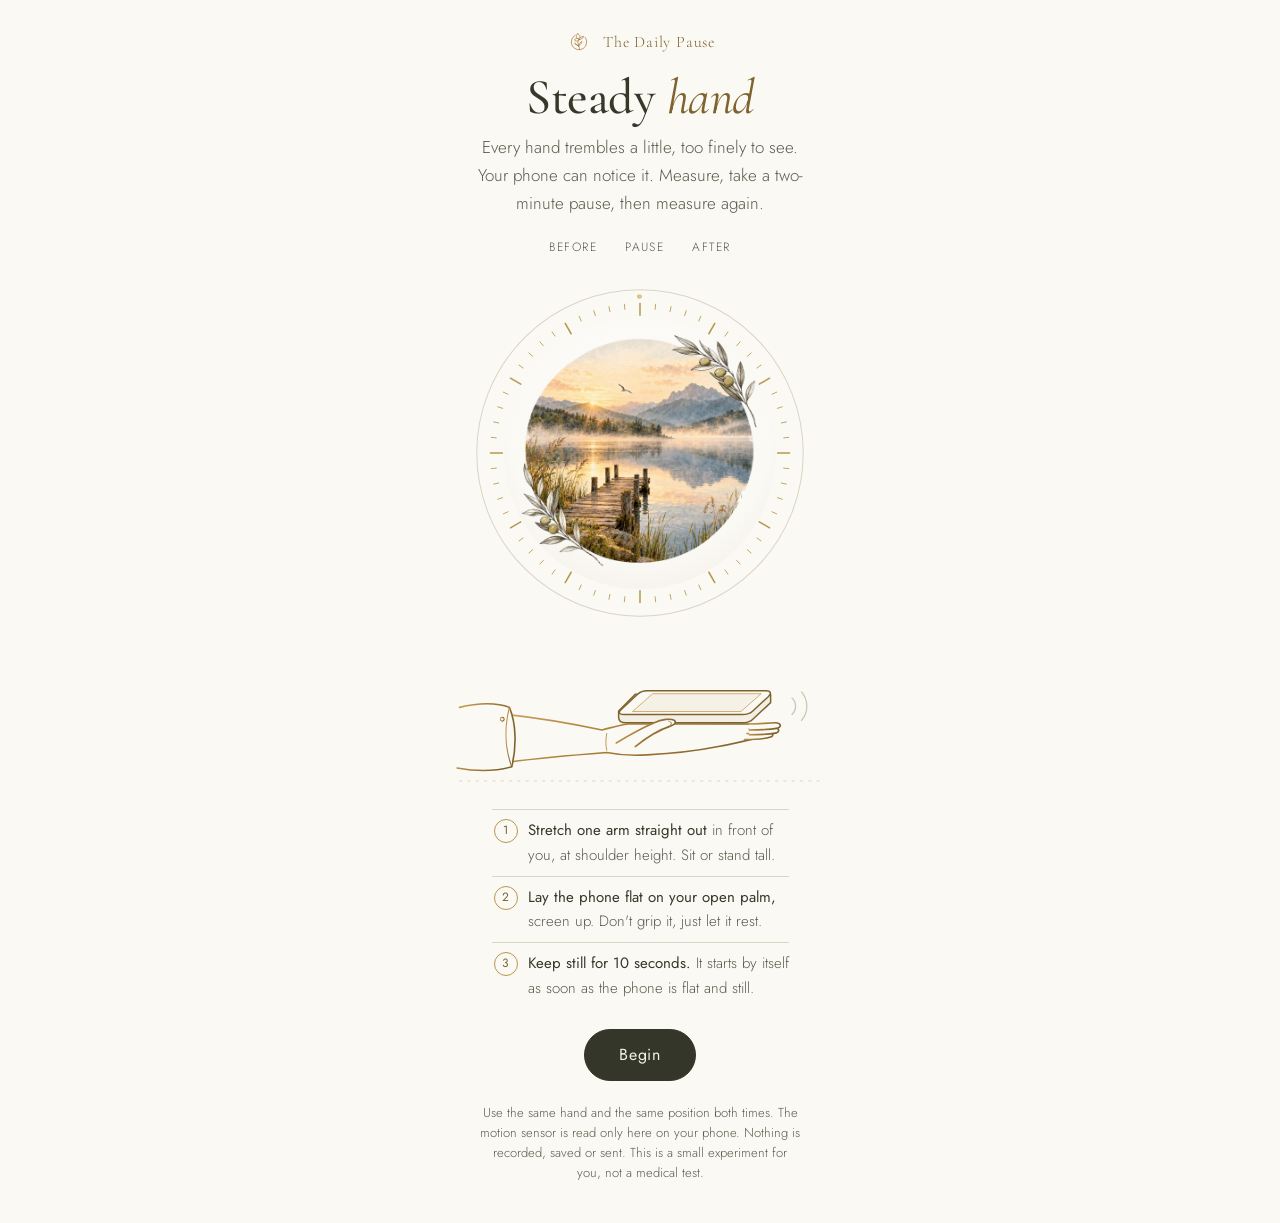
<file: test-drzenia/index.html>
<!doctype html><html lang="en"><head><meta charset="utf-8"><meta name="viewport" content="width=device-width,initial-scale=1,viewport-fit=cover"><title>Steady hand</title>
<meta name="claude:viewport-fit-sides" content="cover">
<meta name="description" content="Your phone's motion sensor notices the fine tremor of your hand, before and after a two-minute breathing pause. Everything stays on your device.">
<link rel="preconnect" href="https://fonts.googleapis.com"><link rel="preconnect" href="https://fonts.gstatic.com" crossorigin>
<link rel="stylesheet" href="https://fonts.googleapis.com/css2?family=Cormorant+Garamond:ital,wght@0,400;0,500;1,400&family=Jost:wght@300;400&display=swap">
<style>
/* VOICE hushed ritual: calm, exact, never a promise
   IDEA the hand's own invisible tremor drawn as a fine gold line, before and after a pause
   COLOUR ivory ground, olive ink, compass gold; stillness watercolour as the quiet centre
   TYPE Cormorant Garamond titles and cues, Jost Light text
   LAYOUT one column centred on the gold dial, phone first, big type readable at arm's length */
:root{color-scheme:light;--ivory:#FBF9F4;--linen:#EFEAE1;--sage:#D9DBC9;--sage-2:#C6CAB0;--ink:#38382A;--soft:#5C5B4B;--rule:#DCD4C4;--gold:#B8964F;--gold-ink:#7E632E;--olive:#34362A;--on-olive:#F4EFE5;--warn:#8a4b2a;--disp:"Cormorant Garamond","EB Garamond",Garamond,"Times New Roman",serif;--body:"Jost","Futura","Avenir Next",system-ui,sans-serif}
*{box-sizing:border-box;min-width:0}
html,body{margin:0}
body{background:var(--ivory);color:var(--ink);font-family:var(--body);font-weight:300;font-size:17px;line-height:1.65;-webkit-font-smoothing:antialiased;overflow-x:clip;-webkit-tap-highlight-color:transparent}
.app{max-width:560px;margin:0 auto;padding:max(28px,env(safe-area-inset-top,0px)) max(5vw,16px,env(safe-area-inset-right,0px)) max(40px,env(safe-area-inset-bottom,0px)) max(5vw,16px,env(safe-area-inset-left,0px));text-align:center}
.top{display:flex;align-items:center;justify-content:center;gap:10px;color:var(--gold-ink);font-family:var(--disp);font-size:16px;letter-spacing:.05em}
.top svg{width:28px;height:28px}
h1{font-family:var(--disp);font-weight:500;font-size:clamp(36px,9vw,50px);line-height:1.02;letter-spacing:-.01em;margin:16px 0 10px}
h1 i{font-weight:400;color:var(--gold-ink)}
.lede{color:var(--soft);margin:0 auto;max-width:33ch}
.steps{display:flex;justify-content:center;gap:6px;margin:16px 0 0;font-size:12px;letter-spacing:.12em;text-transform:uppercase;color:var(--soft)}
.steps span{padding:4px 10px;border-radius:999px;border:1px solid transparent}
.steps span.on{border-color:var(--gold);color:var(--gold-ink)}
.steps span.done{color:var(--gold-ink)}
.dial{position:relative;width:min(80vw,340px);aspect-ratio:1;margin:20px auto 6px}
.dial svg.ring{position:absolute;inset:0;width:100%;height:100%;overflow:visible;pointer-events:none}
.lens{position:absolute;inset:10%;border-radius:50%;overflow:hidden;background:radial-gradient(circle at 50% 42%,#fff,var(--ivory) 62%,var(--linen))}
.lens img{position:absolute;inset:4%;width:92%;height:92%;object-fit:contain;transition:opacity .8s,filter .8s}
.lens img.quiet{opacity:.16;filter:grayscale(.6)}
.lens canvas{position:absolute;inset:0;width:100%;height:100%}
.orb{position:absolute;left:50%;top:50%;width:46%;aspect-ratio:1;margin:-23% 0 0 -23%;border-radius:50%;background:radial-gradient(circle,rgba(236,215,159,.55),rgba(201,161,90,.18) 60%,transparent 72%);transform:scale(1);transition:transform 2s ease-in-out}
.level{position:absolute;left:50%;top:50%;width:14px;height:14px;margin:-7px 0 0 -7px;border-radius:50%;border:1.5px solid var(--gold);background:rgba(251,249,244,.9);transition:transform .12s linear,border-color .3s}
.level.off{border-color:var(--warn)}
.count{position:absolute;inset:0;display:flex;align-items:center;justify-content:center;font-family:var(--disp);font-size:clamp(70px,22vw,110px);color:var(--olive);font-variant-numeric:tabular-nums;pointer-events:none;text-shadow:0 0 18px var(--ivory),0 0 4px var(--ivory)}
.cue{font-family:var(--disp);font-style:italic;font-size:clamp(26px,7vw,32px);line-height:1.2;color:var(--gold-ink);min-height:2.5em;margin:14px auto 0;max-width:20ch;display:flex;align-items:center;justify-content:center}
.cue.warn{color:var(--warn)}
.sub{min-height:1.7em;color:var(--soft);font-size:16px;margin:2px auto 0;max-width:32ch}
.btn{display:inline-flex;align-items:center;justify-content:center;min-height:52px;padding:14px 34px;border-radius:999px;border:1px solid var(--olive);background:var(--olive);color:var(--on-olive);font:400 16px/1.2 var(--body);letter-spacing:.06em;cursor:pointer;text-decoration:none}
.btn:hover{background:#25271d}
.btn.ghost{background:transparent;color:var(--ink);border-color:var(--sage-2)}
.btn.ghost:hover{background:var(--sage)}
.btn:focus-visible,.link:focus-visible{outline:1px solid var(--gold-ink);outline-offset:4px}
.row{display:flex;flex-wrap:wrap;gap:10px;justify-content:center;margin-top:20px}
.link{background:none;border:0;font:300 15px var(--body);color:var(--gold-ink);text-decoration:underline;text-underline-offset:4px;cursor:pointer;margin-top:12px;padding:8px}
.pose{display:block;width:min(88vw,380px);margin:4px auto 0}
.howto{list-style:none;counter-reset:h;padding:0;margin:14px auto 0;max-width:33ch;text-align:left;font-size:15px;color:var(--soft)}
.howto li{counter-increment:h;padding:8px 0 8px 36px;position:relative;border-top:1px solid var(--rule)}
.howto li::before{content:counter(h);position:absolute;left:2px;top:9px;width:22px;height:22px;border:1px solid var(--gold);border-radius:50%;font:400 12px/21px var(--body);text-align:center;color:var(--gold-ink)}
.howto b{font-weight:400;color:var(--ink)}
.fine{font-size:13px;color:var(--soft);margin:22px auto 0;max-width:40ch;line-height:1.55}
.pause h2{font-family:var(--disp);font-weight:500;font-size:clamp(24px,6vw,30px);line-height:1.15;margin:4px auto 0;max-width:22ch}
.timer{font-variant-numeric:tabular-nums;color:var(--soft);font-size:15px}
.pair{display:grid;grid-template-columns:1fr 1fr;gap:14px;margin:18px auto 0;max-width:420px}
.pair figure{margin:0}
.pair .mini{position:relative;aspect-ratio:1;border-radius:50%;border:1px solid var(--rule);background:radial-gradient(circle at 50% 42%,#fff,var(--ivory) 62%,var(--linen));overflow:hidden}
.pair canvas{position:absolute;inset:0;width:100%;height:100%}
.pair figcaption{font-size:12px;letter-spacing:.14em;text-transform:uppercase;color:var(--soft);margin-top:8px}
.res h2{font-family:var(--disp);font-weight:500;font-size:clamp(28px,7.5vw,36px);line-height:1.12;margin:18px auto 6px;max-width:20ch}
.res p{color:var(--soft);margin:0 auto;max-width:34ch}
.why{font-size:15px;color:var(--soft);max-width:37ch;margin:22px auto 0;padding-top:14px;border-top:1px solid var(--rule);text-align:left}
.why b{font-weight:400;color:var(--ink)}
.why ol{margin:10px 0 0;padding-left:18px;font-size:13px;line-height:1.5}
.why li{margin:4px 0}
.dbg{font:12px/1.4 ui-monospace,monospace;color:var(--soft);margin-top:10px;white-space:pre;text-align:left}
[hidden]{display:none!important}
@media (prefers-reduced-motion:reduce){.orb,.level,.lens img{transition:none}}
</style>

</head><body><main class="app">
  <div class="top"><svg viewBox="0 0 1080 1080" aria-hidden="true"><g transform="translate(540 540) scale(.92) translate(-362.93 -376.05)" fill="none" stroke="#A47A38" stroke-width="30" stroke-linecap="round" stroke-linejoin="round"><path d="M205,92 A325,325 0 1 0 628,188"/><path d="M378,690 L378,612 C378,588 348,572 345,545 C340,500 322,445 320,400 C318,355 338,322 372,268"/><path d="M345,543 C290,505 222,455 176,420 C185,450 250,500 345,543"/><path d="M347,545 C365,470 420,385 483,350 C495,380 460,450 347,545"/><path d="M372,268 C345,225 255,205 200,250 C165,280 172,330 230,338 C290,345 335,315 372,268"/><path d="M372,265 C330,240 275,215 258,185 C238,150 260,115 272,95 C285,72 284,45 290,22 C350,40 398,92 406,152 C412,200 395,238 372,265"/><path d="M403,205 C450,165 505,138 565,145 C540,205 480,262 375,272"/></g></svg>The Daily Pause</div>

  <h1>Steady <i>hand</i></h1>
  <p class="lede" id="lede">Every hand trembles a little, too finely to see. Your phone can notice it. Measure, take a two-minute pause, then measure again.</p>
  <div class="steps" id="steps" aria-hidden="true"><span>Before</span><span>Pause</span><span>After</span></div>

  <div class="dial" id="dial">
    <svg class="ring" viewBox="0 0 200 200" aria-hidden="true">
      <defs><linearGradient id="gg" x1="0" y1="0" x2="1" y2="1"><stop offset="0" stop-color="#F6E7BC"/><stop offset=".42" stop-color="#C9A15A"/><stop offset=".68" stop-color="#ECD79F"/><stop offset="1" stop-color="#A47A38"/></linearGradient></defs>
      <circle cx="100" cy="100" r="96" fill="none" stroke="#DCD4C4" stroke-width=".6"/>
      <g id="ticks" stroke="#B8964F" stroke-linecap="round"></g>
      <circle id="prog" cx="100" cy="100" r="92" fill="none" stroke="url(#gg)" stroke-width="2.4" stroke-linecap="round" pathLength="100" stroke-dasharray="0 100" transform="rotate(-90 100 100)"/>
    </svg>
    <div class="lens">
      <img id="wc" alt="">
      <div class="orb" id="orb" hidden></div>
      <canvas id="trace" width="600" height="600"></canvas>
      <div class="level" id="level" hidden></div>
    </div>
    <div class="count" id="count" hidden></div>
  </div>

  <!-- start -->
  <section id="vStart">
    <svg class="pose" viewBox="0 0 320 140" fill="none" stroke-linecap="round" stroke-linejoin="round" role="img" aria-label="Drawing: an arm stretched out, palm up, with the phone lying flat on the open hand">
  <defs><linearGradient id="hg" x1="0" y1="0" x2="1" y2=".3"><stop offset="0" stop-color="#C9A15A"/><stop offset=".55" stop-color="#A47A38"/><stop offset="1" stop-color="#7E632E"/></linearGradient></defs>
  <g stroke="url(#hg)" stroke-width="1.35" fill="#FBF9F4">
    <!-- forearm and hand, one form -->
    <path d="M48 72 C76 75 104 80 128 85 C136 83 142 81 150 80 L252 80 C262 80 270 80 274 82 C277 84 275 88 270 89 C258 92 242 96 226 99 C206 103 186 105 166 106 C152 107 142 106 132 104 C106 106 80 108 50 112 Z"/>
    <!-- sleeve -->
    <path d="M8 66 C24 62 40 62 50 66 C56 80 56 100 52 116 C38 120 22 120 6 117"/>
    <path d="M50 66 C46 82 46 100 52 116" stroke-width=".9"/>
    <circle cx="44" cy="76" r="1.6" stroke-width=".9"/>
  </g>
  <!-- phone lying flat, screen up -->
  <g stroke="#7E632E" stroke-width="1.25">
    <path d="M148 79 L246 79 C250 79 253 78 255 76 L270 62 L270 55 L156 55 L142 69 L142 74 C142 77 144 79 148 79 Z" fill="#F4EFE5"/>
    <path d="M148 72 L246 72 C250 72 253 71 255 69 L268 57 C271 54 270 52 266 52 L166 52 C162 52 160 53 158 55 L144 68 C141 71 143 72 148 72 Z" fill="#FBF9F4"/>
    <path d="M154 69.5 L245 69.5 L262 54.5 L171 54.5 Z" stroke="#C9A15A" stroke-width=".7" fill="#F6F1E6"/>
  </g>
  <g stroke="url(#hg)" stroke-width="1.35" fill="#FBF9F4">
    <!-- fingertips resting past the phone -->
    <path d="M250 88 C258 88 264 87 268 87 C272 87 273 90 270 91 C264 93 256 93 248 93"/>
    <path d="M252 84 C260 84 268 83 273 83 C277 83 278 86 275 87.5 C268 89 260 89 252 89"/>
    <path d="M252 80 C260 80 268 79 274 79 C278.5 79 279.5 82 276 83.5 C269 85 260 85 252 85"/>
    <!-- thumb resting lightly on the phone's edge -->
    <path d="M140 96 C150 90 160 84 172 79 C178 76 186 75 189 77 C191 79 189 81 185 82 C176 85 166 91 156 99"/>
    <path d="M184 77.5 C186 78 187 79 186 80.5" stroke-width=".8" fill="none"/>
  </g>
  <path d="M132 88 C131 93 131 98 132 102" stroke="#B8964F" stroke-width=".8"/>
  <!-- the fine tremor -->
  <g stroke="#C6CAB0" stroke-width="1.1">
    <path d="M288 58 C292 62 292 68 288 72"/>
    <path d="M296 53 C302 60 302 70 296 77"/>
  </g>
  <path d="M8 128 H312" stroke="#DCD4C4" stroke-width=".8" stroke-dasharray="2 5"/>
</svg>
    <ol class="howto">
      <li><b>Stretch one arm straight out</b> in front of you, at shoulder height. Sit or stand tall.</li>
      <li><b>Lay the phone flat on your open palm,</b> screen up. Don't grip it, just let it rest.</li>
      <li><b>Keep still for 10 seconds.</b> It starts by itself as soon as the phone is flat and still.</li>
    </ol>
    <div class="row"><button class="btn" id="go">Begin</button></div>
    <p class="fine">Use the same hand and the same position both times. The motion sensor is read only here on your phone. Nothing is recorded, saved or sent. This is a small experiment for you, not a medical test.</p>
  </section>

  <!-- measuring (before and after) -->
  <section id="vMeasure" hidden>
    <p class="cue" id="cue" aria-live="polite"></p>
    <p class="sub" id="sub"></p>
    <div class="row"><button class="btn ghost" id="stop">Cancel</button></div>
    <div class="dbg" id="dbg" hidden></div>
  </section>

  <!-- after the first reading -->
  <section id="vMid" hidden>
    <p class="cue" style="min-height:0">That's your before.</p>
    <p class="sub">Now lower your arm and let it rest. Two minutes of slow breathing, then we'll look again.</p>
    <div class="row"><button class="btn" id="startPause">Begin the pause</button><button class="btn ghost" id="redo1">Measure again</button></div>
  </section>

  <!-- pause -->
  <section id="vPause" class="pause" hidden>
    <h2>Two breaths in through the nose, one long breath out.</h2>
    <p class="cue" id="pcue" style="min-height:1.4em;margin-top:6px"></p>
    <p class="timer" id="ptime">2:00</p>
    <p class="sub">Let your arm rest in your lap.</p>
    <div class="row"><button class="btn ghost" id="skip">I'm done, measure now</button></div>
  </section>

  <!-- before second reading -->
  <section id="vReady2" hidden>
    <p class="cue" style="min-height:0">Beautiful. Stay as you are.</p>
    <p class="sub">Same hand, same position: arm straight out, phone flat on your palm.</p>
    <div class="row"><button class="btn" id="go2">Measure again</button></div>
  </section>

  <!-- result -->
  <section id="vResult" class="res" hidden>
    <div class="pair">
      <figure><div class="mini"><canvas id="cBefore" width="400" height="400"></canvas></div><figcaption>Before</figcaption></figure>
      <figure><div class="mini"><canvas id="cAfter" width="400" height="400"></canvas></div><figcaption>After</figcaption></figure>
    </div>
    <h2 id="resT"></h2>
    <p id="resP"></p>
    <div class="why">
      <p style="margin:0"><b>Why it works.</b> Every hand has a fine, natural tremor, often around 8 to 12 times a second, mostly too small to see.<sup>1</sup> Adrenaline, the body's stress hormone, makes it stronger, even at levels the body makes on its own.<sup>2</sup> Tiredness, caffeine and anxiety can make it stronger too.<sup>3</sup> A long, slow out-breath engages the body's calming side.<sup>4</sup> No study has yet tested whether one short pause steadies the hand, so this is your own small experiment.</p>
      <ol>
        <li>Hallett M. Overview of human tremor physiology. <i>Movement Disorders</i>, 1998.</li>
        <li>Fellows IW et al. Low plasma concentrations of adrenaline and physiological tremor in man. <i>J Neurol Neurosurg Psychiatry</i>, 1986.</li>
        <li>Deuschl G et al. Consensus statement of the Movement Disorder Society on tremor. <i>Movement Disorders</i>, 1998.</li>
        <li>Balban MY et al. Brief structured respiration practices enhance mood and reduce physiological arousal. <i>Cell Reports Medicine</i>, 2023.</li>
      </ol>
    </div>
    <div class="row"><button class="btn" id="again">Start again</button></div>
    <p class="fine">Indicative only, not a medical test. If you notice a tremor you can see, or one that bothers you, talk to a doctor.</p>
  </section>

  <!-- no sensor -->
  <section id="vNoSensor" hidden>
    <p class="cue" id="nsT" style="font-size:24px"></p>
    <p class="sub" id="nsS"></p>
    <div class="row"><button class="btn" id="retry">Try again</button><button class="btn ghost" id="demo">See how it looks</button></div>
  </section>
</main>

<script>
{
const $=id=>document.getElementById(id);
const WC={"stillness": "[data-uri]"};
const Q=new URLSearchParams(location.search);
const DEBUG=Q.get("debug")==="1", QUICK=Q.get("quick")==="1";
const MEAS=10, PAUSE_S=QUICK?15:120;
const TILT_MAX=40;       // degrees from flat
const GROSS=0.45;        // m/s², slow arm movement (0.3 to 3 Hz) that pauses the count
$("wc").src=WC.stillness;

/* dial ticks */
{let s="";for(let i=0;i<60;i++){const a=i/60*2*Math.PI,l=i%5?3:7,r1=88,r2=88-l;s+=`<line x1="${100+r1*Math.sin(a)}" y1="${100-r1*Math.cos(a)}" x2="${100+r2*Math.sin(a)}" y2="${100-r2*Math.cos(a)}" stroke-width="${i%5?.5:.9}"/>`}$("ticks").innerHTML=s}
const setProg=p=>$("prog").setAttribute("stroke-dasharray",`${(Math.max(0,Math.min(1,p))*100).toFixed(2)} 100`);
function show(v){["vStart","vMeasure","vMid","vPause","vReady2","vResult","vNoSensor"].forEach(x=>$(x).hidden=x!==v)}
function step(n){[...$("steps").children].forEach((s,i)=>s.className=i<n-1?"done":i===n-1?"on":"")}
let cueT="";function cue(t,warn,sub){if(t!==cueT){cueT=t;$("cue").textContent=t}$("cue").className="cue"+(warn?" warn":"");if(sub!==undefined&&$("sub").textContent!==sub)$("sub").textContent=sub}

/* ---------- filters ---------- */
function biquad(type,f,fs,q=.7071){
  const w=2*Math.PI*f/fs,c=Math.cos(w),a=Math.sin(w)/(2*q);let b0,b1,b2;
  if(type==="hp"){b0=(1+c)/2;b1=-(1+c);b2=(1+c)/2}else{b0=(1-c)/2;b1=1-c;b2=(1-c)/2}
  const a0=1+a,A1=-2*c/a0,A2=(1-a)/a0;b0/=a0;b1/=a0;b2/=a0;let x1=0,x2=0,y1=0,y2=0;
  return x=>{const y=b0*x+b1*x1+b2*x2-A1*y1-A2*y2;x2=x1;x1=x;y2=y1;y1=y;return y};
}
function chain(fs){ // per axis: tremor band ~3-14 Hz and slow-movement band ~0.3-3 Hz
  const lp=fs>32;
  const mk=()=>{const h=biquad("hp",3,fs),l=lp?biquad("lp",14,fs):x=>x,gh=biquad("hp",.3,fs),gl=biquad("lp",3,fs);return x=>[l(h(x)),gl(gh(x))]};
  return [mk(),mk(),mk(),mk(),mk(),mk()]; // ax ay az, gx gy gz
}

/* ---------- sensor ---------- */
let listening=false, fs=60, fsSamples=[], lastTs=0, sample=null;
function onMotion(e){
  const g=e.accelerationIncludingGravity, a=e.acceleration, r=e.rotationRate;
  if(!g||g.x===null)return;
  let dt=e.interval>0?(e.interval>1?e.interval/1000:e.interval):0;      // some browsers report seconds, most milliseconds
  const now=performance.now();if(!dt&&lastTs)dt=(now-lastTs)/1000;lastTs=now;
  if(dt>0&&dt<.2)fsSamples.push(1/dt);
  sample&&sample({g,a,r,dt:dt||1/60,t:now});
}
async function startSensor(){
  fsSamples=[];
  if(typeof DeviceMotionEvent==="undefined")return "none";
  if(typeof DeviceMotionEvent.requestPermission==="function"){
    try{const p=await DeviceMotionEvent.requestPermission();if(p!=="granted")return "denied"}catch(e){return "denied"}
  }
  if(!listening){window.addEventListener("devicemotion",onMotion);listening=true}
  // wait for real data
  const got=await new Promise(res=>{let n=0,fin=false;const end=v=>{if(fin)return;fin=true;sample=null;res(v)};sample=s=>{if(++n>5)end(true)};setTimeout(()=>end(false),1800)});
  if(!got)return "none";
  fsSamples.sort((a,b)=>a-b);fs=fsSamples.length?Math.max(20,Math.min(200,fsSamples[fsSamples.length>>1])):60;fsSamples=[];
  return "ok";
}
function stopSensor(){sample=null}

/* ---------- small comforts: sound, vibration, screen awake ---------- */
let ac=null, wake=null;
function chime(f=660){try{if(!ac)return;const o=ac.createOscillator(),v=ac.createGain();o.type="sine";o.frequency.value=f;v.gain.setValueAtTime(0,ac.currentTime);v.gain.linearRampToValueAtTime(.12,ac.currentTime+.03);v.gain.exponentialRampToValueAtTime(.0001,ac.currentTime+1.4);o.connect(v);v.connect(ac.destination);o.start();o.stop(ac.currentTime+1.5)}catch(e){}}
function buzz(p){try{navigator.vibrate&&navigator.vibrate(p)}catch(e){}}
async function awake(on){try{if(on&&!wake&&navigator.wakeLock){wake=await navigator.wakeLock.request("screen")}else if(!on&&wake){await wake.release();wake=null}}catch(e){}}

/* ---------- tremor trace ---------- */
const tr=$("trace"),tx=tr.getContext("2d");
function drawPath(ctx,W,pts,scale,alphaFade){
  ctx.clearRect(0,0,W,W);if(pts.length<2)return;
  const c=W/2,k=scale;ctx.lineCap="round";ctx.lineJoin="round";
  const grad=ctx.createLinearGradient(0,0,W,W);grad.addColorStop(0,"#C9A15A");grad.addColorStop(.6,"#A47A38");grad.addColorStop(1,"#7E632E");
  ctx.strokeStyle=grad;ctx.lineWidth=W/260;
  if(alphaFade){for(let i=1;i<pts.length;i++){ctx.globalAlpha=Math.pow(i/pts.length,1.6);ctx.beginPath();ctx.moveTo(c+pts[i-1][0]*k,c+pts[i-1][1]*k);ctx.lineTo(c+pts[i][0]*k,c+pts[i][1]*k);ctx.stroke()}ctx.globalAlpha=1}
  else{ctx.lineWidth=W/420;ctx.globalAlpha=.55;ctx.beginPath();ctx.moveTo(c+pts[0][0]*k,c+pts[0][1]*k);for(const p of pts)ctx.lineTo(c+p[0]*k,c+p[1]*k);ctx.stroke();ctx.globalAlpha=1}
}

/* ---------- one 10-second reading ---------- */
let res={b:null,a:null}, scale=0, demo=false, cancelFn=null;
function measure(which){
  return new Promise(resolve=>{
    show("vMeasure");$("dbg").hidden=!DEBUG;$("level").hidden=false;$("count").hidden=true;$("wc").classList.add("quiet");setProg(0);awake(true);
    const F=chain(fs);let lvx=0,lvy=0,valid=0,started=false,steadyFor=0,sumA=0,sumG=0,n=0,hasGyro=false,px=0,py=0,pts=[],live=[],gross=[],grossRms=0,tilt=0,lastCount=-1,done=false,lastUI=0;
    cue("Stretch your arm out…",false,"Lay the phone flat on your open palm.");
    const finish=ok=>{if(done)return;done=true;stopSensor();cancelFn=null;$("level").hidden=true;$("count").hidden=true;awake(false);
      if(!ok){resolve(null);return}
      const score=hasGyro?Math.sqrt(sumG/n):Math.sqrt(sumA/n)*1000; // gyro: deg/s RMS, else mg RMS
      resolve({score,pts,acc:Math.sqrt(sumA/n)/9.81*1000,gyr:Math.sqrt(sumG/n),fs});
    };
    cancelFn=()=>finish(false);
    sample=s=>{
      const g=s.g,gn=Math.hypot(g.x,g.y,g.z)||9.81;lvx=Math.max(-1,Math.min(1,g.x/gn/Math.sin(TILT_MAX*Math.PI/180)))*.9;lvy=Math.max(-1,Math.min(1,g.y/gn/Math.sin(TILT_MAX*Math.PI/180)))*.9;tilt=Math.acos(Math.min(1,Math.abs(g.z)/gn))*180/Math.PI;
      // linear acceleration: prefer the sensor's own, else gravity-included (the filters remove gravity)
      const a=(s.a&&s.a.x!==null)?s.a:g;
      const ax=F[0](a.x),ay=F[1](a.y),az=F[2](a.z);
      let gx=[0,0],gy=[0,0],gz=[0,0];
      if(s.r&&s.r.alpha!==null&&s.r.alpha!==undefined){hasGyro=true;gx=F[3](s.r.beta);gy=F[4](s.r.gamma);gz=F[5](s.r.alpha)}
      const tA=ax[0]*ax[0]+ay[0]*ay[0]+az[0]*az[0], tG=gx[0]*gx[0]+gy[0]*gy[0]+gz[0]*gz[0];
      gross.push(ax[1]*ax[1]+ay[1]*ay[1]+az[1]*az[1]);if(gross.length>fs*.5)gross.shift();
      grossRms=Math.sqrt(gross.reduce((p,q)=>p+q,0)/gross.length);
      // a bounded wandering point from the tremor band, for the drawing
      const ux=hasGyro?gy[0]:ax[0]*20, uy=hasGyro?gx[0]:ay[0]*20;
      px=px*.92+ux*s.dt;py=py*.92+uy*s.dt;
      const flat=tilt<TILT_MAX, still=grossRms<GROSS;
      if(!started){
        steadyFor=flat&&still?steadyFor+s.dt:0;
        if(steadyFor>1.2){started=true;chime(660);buzz(30)}
      }else if(flat&&still){
        valid+=s.dt;sumA+=tA;sumG+=tG;n++;pts.push([px,py]);
      }
      live.push([px,py]);if(live.length>fs*2)live.shift();
      if(s.t-lastUI>50){lastUI=s.t;ui(flat,still)}
      if(valid>=MEAS){chime(880);buzz([40,60,40]);finish(true)}
    };
    function ui(flat,still){
      // spirit level dot: shows tilt, and turns rust when the phone is not flat
      const R=$("level").parentNode.offsetWidth*.36;$("level").classList.toggle("off",!flat);
      $("level").style.transform=`translate(${(-lvx*R).toFixed(1)}px,${(lvy*R).toFixed(1)}px)`;
      const sc=liveScale();
      if(DEBUG)$("dbg").textContent=`fs ${fs.toFixed(0)} Hz  tilt ${tilt.toFixed(0)}°  slow ${grossRms.toFixed(3)} m/s²\nvalid ${valid.toFixed(1)} s  acc ${(Math.sqrt(sumA/Math.max(1,n))/9.81*1000).toFixed(2)} mg  gyro ${Math.sqrt(sumG/Math.max(1,n)).toFixed(3)} °/s  gyro ${hasGyro}`;

      drawPath(tx,tr.width,live,sc,true);
      if(!started){
        if(!flat)cue("Lay the phone flat",true,"Screen up, resting on your open palm.");
        else if(!still)cue("Now keep still…",false,"Arm straight out. It starts by itself.");
        else cue("Hold it there…",false,"Starting.");
        return;
      }
      setProg(valid/MEAS);
      const left=Math.max(1,Math.ceil(MEAS-valid));if(left!==lastCount){lastCount=left;$("count").textContent=left}$("count").hidden=false;
      if(!flat)cue("Keep the phone flat",true,"The count waits for you.");
      else if(!still)cue("Too much movement",true,"Keep your arm still, let the hand rest. The count waits.");
      else cue("Measuring… stay soft",false,"Breathe normally. Don't hold your breath.");
    }
    function liveScale(){ // keep both readings on one scale: set by the first reading, else from the live trace
      if(which===2&&scale>1)return scale;
      let m=.0001;for(const p of live)m=Math.max(m,Math.abs(p[0]),Math.abs(p[1]));return tr.width*.36/Math.max(m,.0001);
    }
  });
}

/* ---------- flow ---------- */
async function begin(){
  try{const AC=window.AudioContext||window.webkitAudioContext;if(AC&&!ac){ac=new AC();ac.resume&&ac.resume()}}catch(e){}
  const st=await startSensor();
  if(st!=="ok"){noSensor(st);return false}
  return true;
}
function noSensor(st){
  const ios=/iP(hone|ad|od)/.test(navigator.userAgent)||(navigator.platform==="MacIntel"&&navigator.maxTouchPoints>1);
  if(st==="denied"){$("nsT").textContent="Motion access wasn't allowed.";$("nsS").textContent=ios?"On iPhone, close this tab, open the page again and tap Allow when asked about Motion & Orientation.":"Allow motion sensors for this page in your browser's site settings, then try again."}
  else{$("nsT").textContent="This needs your phone's motion sensor.";$("nsS").textContent="Open this page on your phone. A computer has no sensor to notice your hand."}
  show("vNoSensor");
}
async function first(){
  demo=false;if(!(await begin()))return;step(1);scale=0;
  const r=await measure(1);if(!r){reset();return}
  res.b=r;scale=fitScale(r.pts);show("vMid");$("lede").textContent="Your before reading is saved, just for now.";
}
function fitScale(pts){let m=.0001;for(const p of pts)m=Math.max(m,Math.abs(p[0]),Math.abs(p[1]));return tr.width*.36/m}
$("go").onclick=first;$("redo1").onclick=first;
$("stop").onclick=()=>{cancelFn&&cancelFn()};
$("retry").onclick=first;

/* the pause: cyclic sighing, in-in-out */
let pRaf=0;
$("startPause").onclick=()=>{
  step(2);show("vPause");tx.clearRect(0,0,tr.width,tr.width);$("wc").classList.remove("quiet");$("orb").hidden=false;setProg(0);awake(true);
  const total=demo?12:PAUSE_S,t0=performance.now(),seq=[["Breathe in",2,.85],["A little more",1,1],["And let it all go",6,.55]];let i=0,until=0;
  const loop=()=>{const t=(performance.now()-t0)/1000;if(t>=until){const s=seq[i%3];$("pcue").textContent=s[0];$("orb").style.transitionDuration=s[1]+"s";$("orb").style.transform=`scale(${s[2]*2})`;until=t+s[1];i++}
    const left=Math.max(0,Math.ceil(total-t));$("ptime").textContent=Math.floor(left/60)+":"+String(left%60).padStart(2,"0");setProg(t/total);
    if(t>=total){endPause();return}pRaf=requestAnimationFrame(loop)};
  loop();
};
function endPause(){cancelAnimationFrame(pRaf);$("orb").hidden=true;setProg(1);awake(false);chime(523);step(3);show("vReady2")}
$("skip").onclick=endPause;
$("go2").onclick=async()=>{
  if(demo){demoResult();return}
  if(!(await begin()))return;
  const r=await measure(2);if(!r){show("vReady2");return}res.a=r;result();
};

function paint(id,pts,sc){const c=$(id);drawPath(c.getContext("2d"),c.width,pts,sc*c.width/tr.width,false)}
function result(){
  const b=res.b,a=res.a,ch=(a.score-b.score)/b.score;
  const sc=Math.min(fitScale(b.pts),fitScale(a.pts));   // one shared scale, so the two drawings compare honestly
  paint("cBefore",b.pts,sc);paint("cAfter",a.pts,sc);
  const pct=Math.round(Math.abs(ch)*100);
  if(ch<=-.15){$("resT").textContent=`Your hand was ${pct}% steadier after the pause.`;$("resP").textContent="That's your own body, settling, in two minutes."}
  else if(ch<.15){$("resT").textContent="About the same, before and after.";$("resP").textContent="Small changes are within what a phone can tell apart. Calm doesn't always show in the hand, and the pause still counts."}
  else{$("resT").textContent="Your hand moved a little more this time.";$("resP").textContent="A tired arm does that too. Rest it for a minute, then try again with the same hand."}
  finishResult();
  if(DEBUG)$("resP").textContent+=`  [before ${b.score.toFixed(3)} after ${a.score.toFixed(3)}; acc ${b.acc.toFixed(2)}→${a.acc.toFixed(2)} mg; fs ${b.fs.toFixed(0)}]`;
}
function finishResult(){$("dial").hidden=true;$("steps").hidden=true;$("lede").textContent="The fine line your hand drew, before and after.";show("vResult");scrollTo({top:0,behavior:"smooth"})}

/* demo: shows the flow on a computer, never with numbers */
function fakePts(amp,seed){let x=0,y=0,s=seed;const r=()=>{s=(s*9301+49297)%233280;return s/233280-.5};const p=[];for(let i=0;i<600;i++){x=x*.92+r()*amp;y=y*.92+r()*amp;p.push([x,y])}return p}
$("demo").onclick=()=>{demo=true;step(1);res.b={pts:fakePts(1,7)};show("vMid");$("lede").textContent="Demo. On your phone this is your own hand."};
function demoResult(){const sc=fitScale(res.b.pts);paint("cBefore",res.b.pts,sc);paint("cAfter",fakePts(1,11),sc);$("resT").textContent="Here you'll see your own before and after.";$("resP").textContent="Open this page on your phone for your own result.";finishResult()}

function reset(){stopSensor();awake(false);cancelAnimationFrame(pRaf);$("dial").hidden=false;$("steps").hidden=false;$("orb").hidden=true;$("level").hidden=true;$("count").hidden=true;$("wc").classList.remove("quiet");tx.clearRect(0,0,tr.width,tr.width);setProg(0);step(0);res={b:null,a:null};$("lede").textContent=LEDE;show("vStart")}
const LEDE=$("lede").textContent;
$("again").onclick=()=>{reset();scrollTo({top:0,behavior:"smooth"})};
document.addEventListener("visibilitychange",()=>{if(document.hidden&&cancelFn)cancelFn()});
}
</script>
</body></html>
</file>
